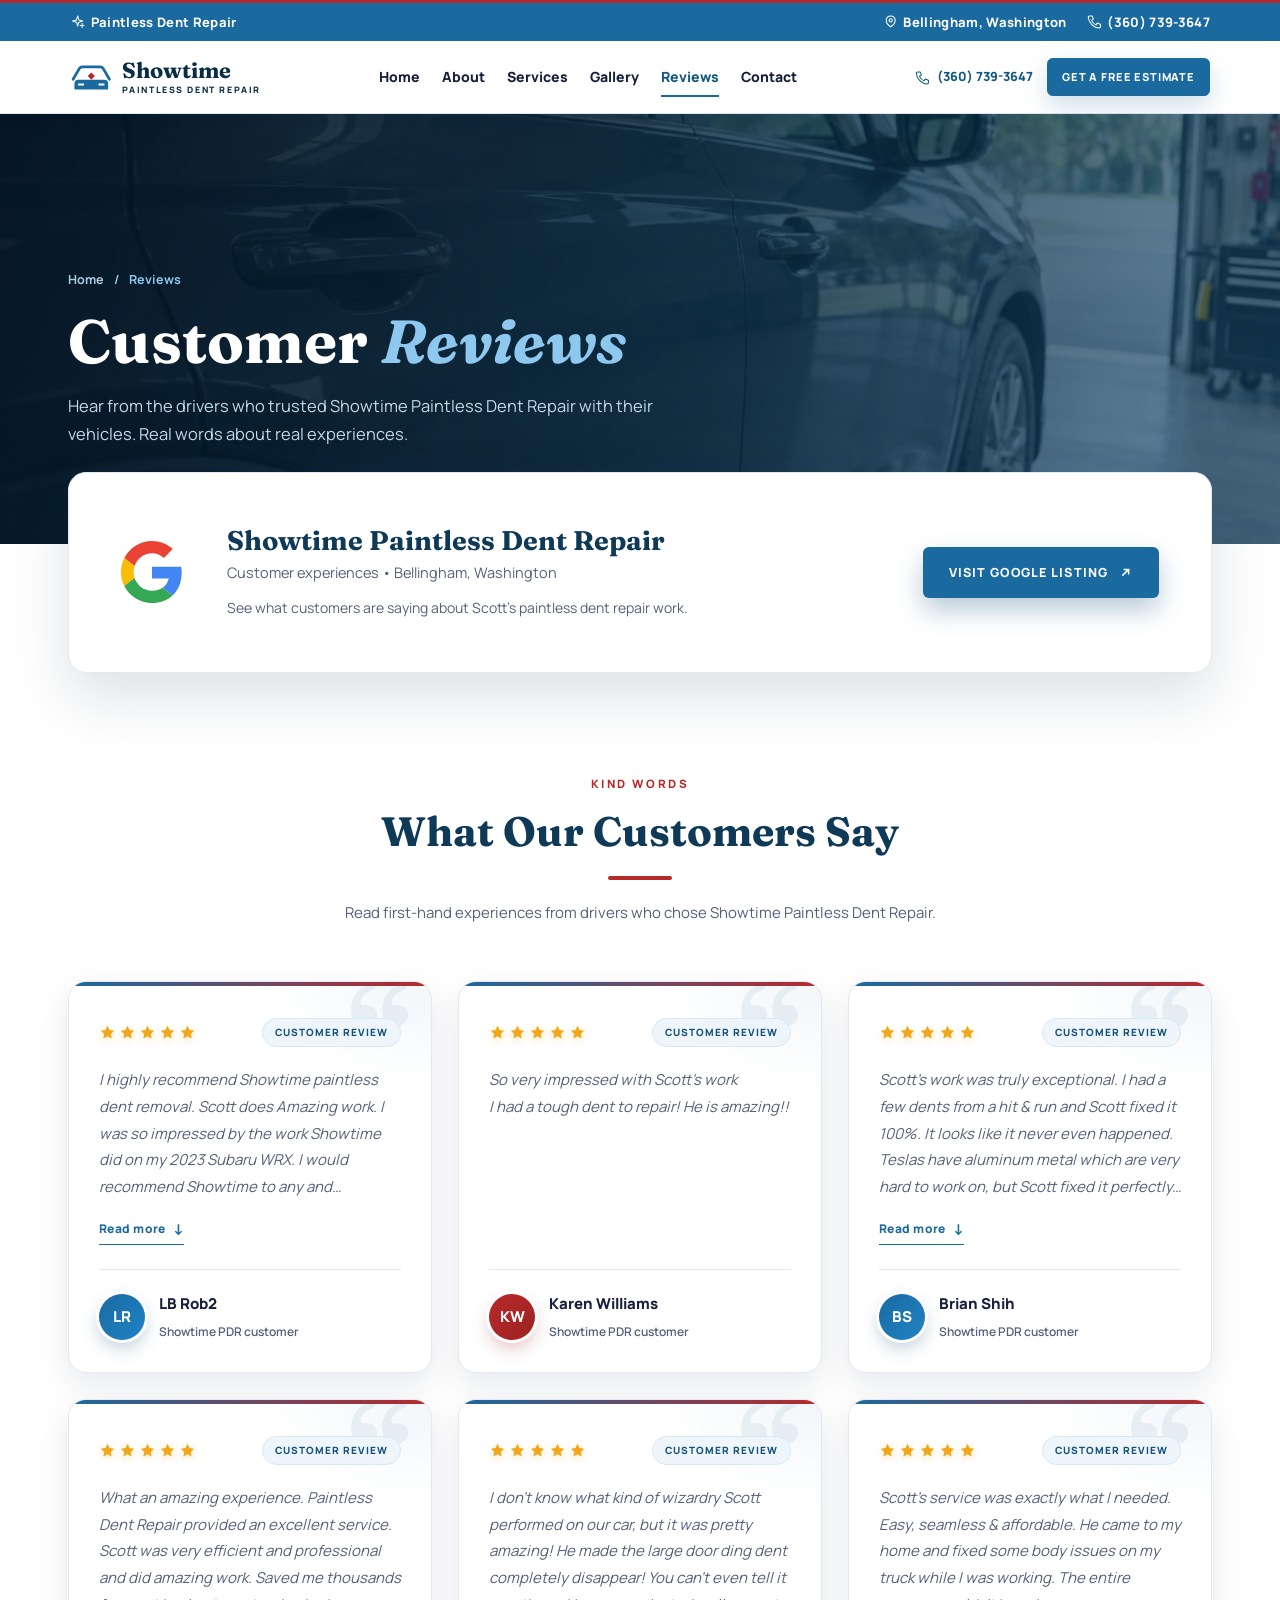
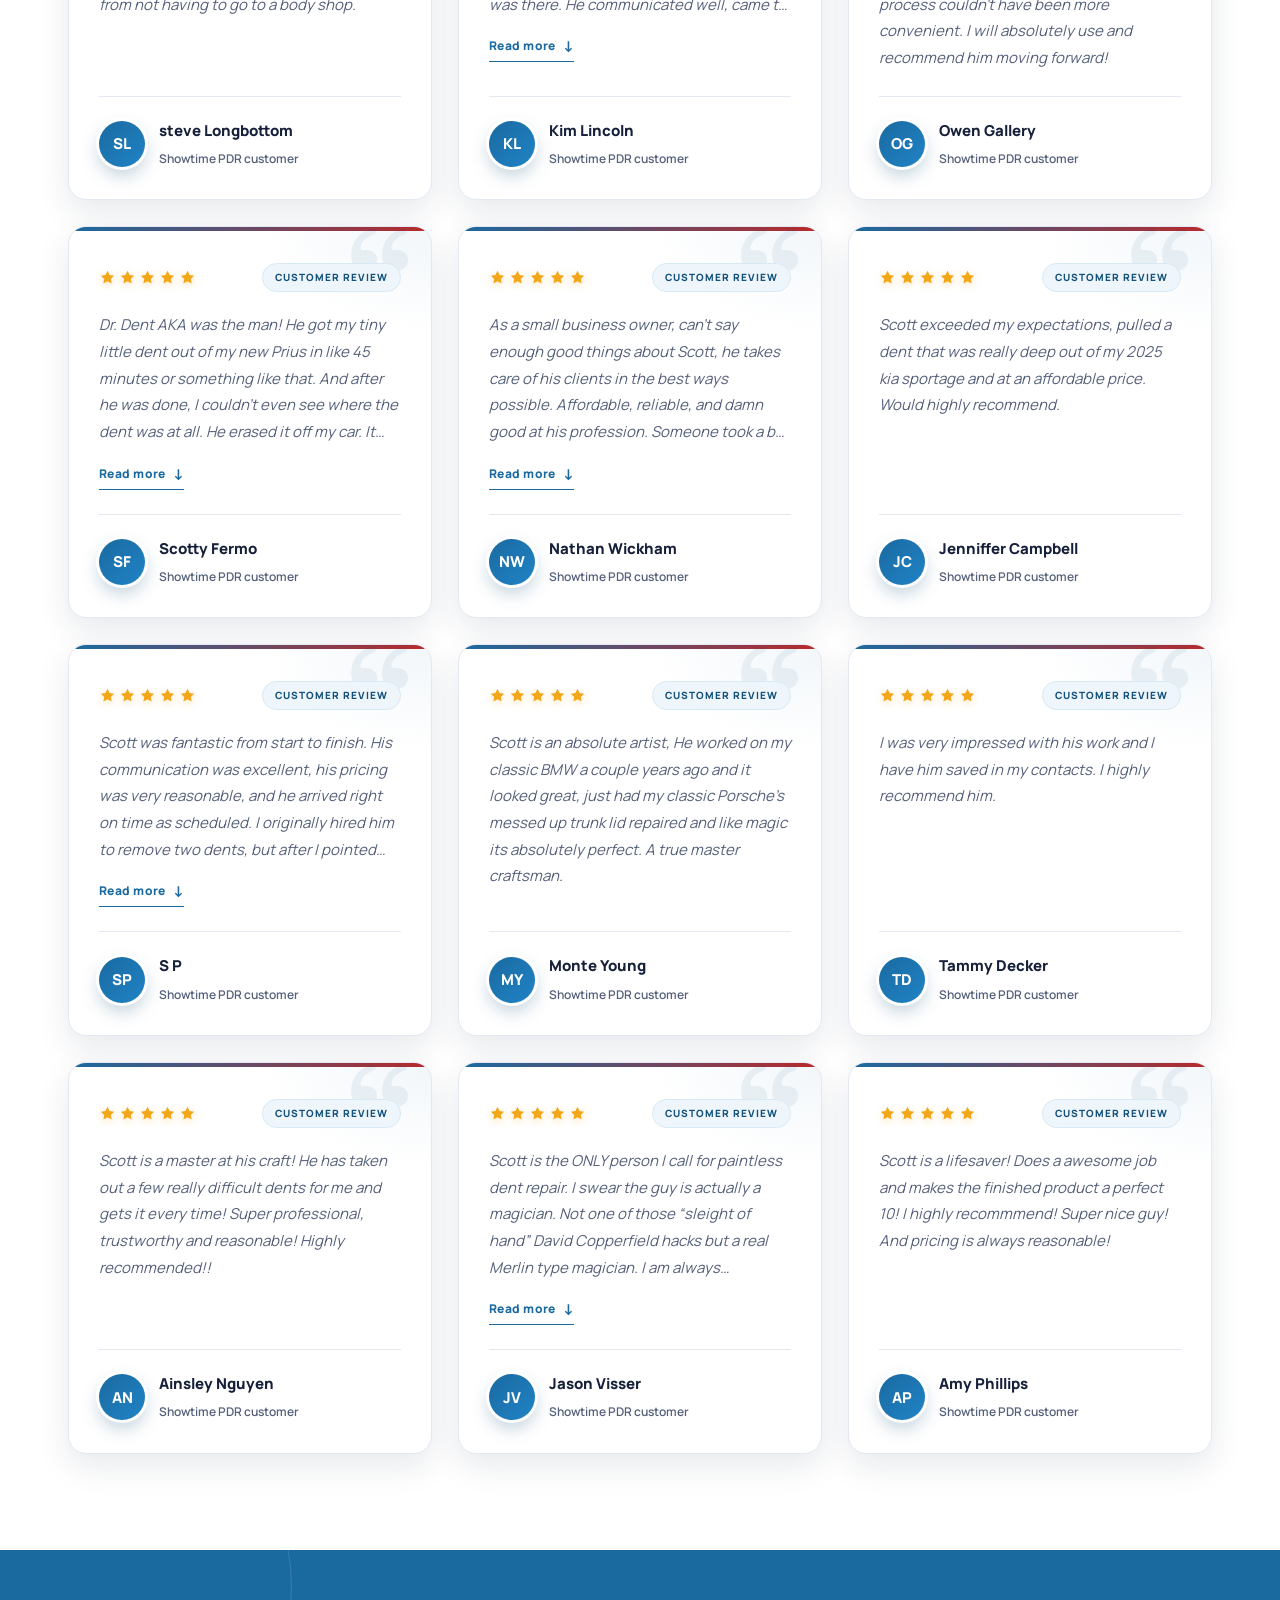
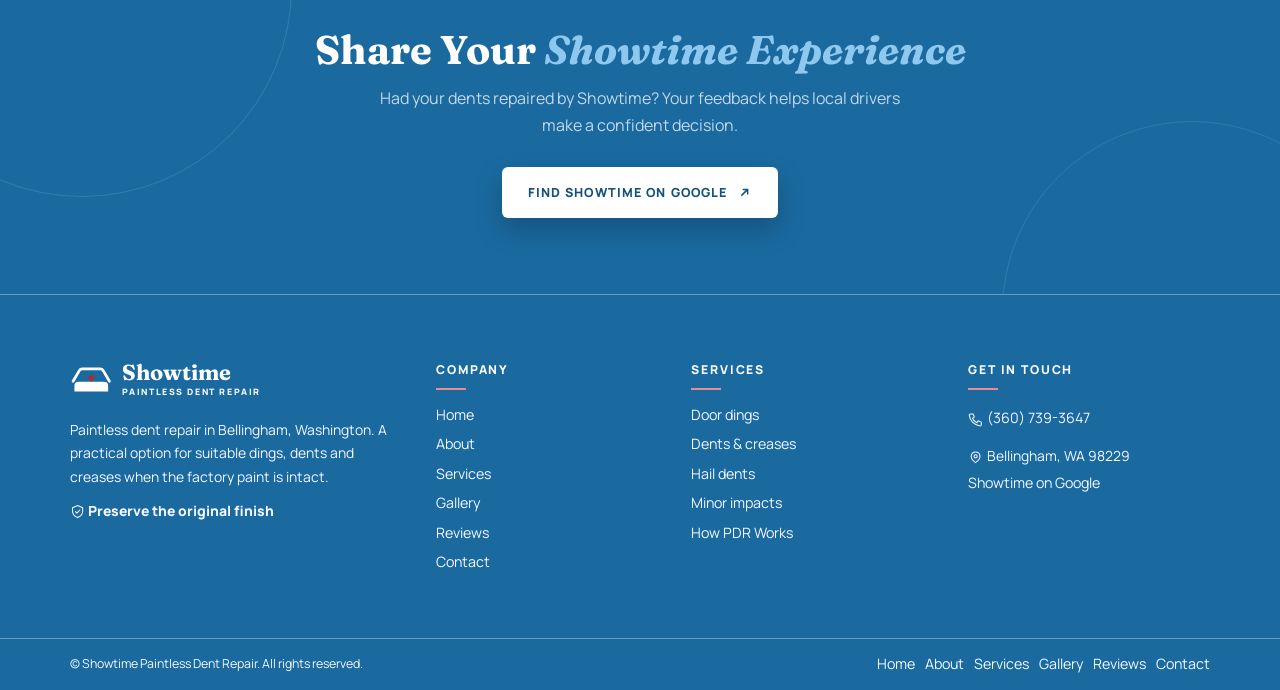
<file: reviews.html>
<!doctype html>
<html lang="en"><head><meta charset="utf-8"><meta name="viewport" content="width=device-width,initial-scale=1">
<meta name="theme-color" content="#1a6aa0"><title>Customer Reviews | Showtime Paintless Dent Repair Bellingham</title><meta name="description" content="Read customer experiences and reviews of Showtime Paintless Dent Repair in Bellingham, WA. See what local drivers say about their dents and dings.">

<meta property="og:type" content="website"><meta property="og:title" content="Customer Reviews | Showtime Paintless Dent Repair"><meta property="og:description" content="Real customer testimonials about paintless dent repair in Bellingham, Washington.">
<link rel="icon" type="image/svg+xml" href="[data-uri]">
<style>
/* Showtime PDR | reference-inspired visual system, written for this project. */
@font-face{font-family:Fraunces;src:url('[data-uri]') format('woff2');font-weight:600 700;font-display:swap}
@font-face{font-family:Fraunces;src:url('[data-uri]') format('woff2');font-weight:600 700;font-style:italic;font-display:swap}
@font-face{font-family:Manrope;src:url('[data-uri]') format('woff2');font-weight:400 800;font-display:swap}
:root{--navy:#092d45;--navy-light:#144e72;--blue:#1a6aa0;--blue-hover:#135783;--red:#a9252a;--brand-red:#b42829;--sky:#a0d2f3;--pale:#e9f3fa;--paper:#f5f7fb;--line:#e0e6ed;--line-strong:#acbbca;--ink:#17203a;--copy:#4d596d;--white:#fff;--shell:1140px;--gutter:clamp(1.25rem,4.7vw,3rem);--section:clamp(3.75rem,7.1vw,6.8rem);--display:Fraunces,Georgia,serif;--text:Manrope,system-ui,sans-serif;--shadow:0 17px 44px #0b365619;--shadow-deep:0 23px 61px #0b365628;--nav-height:4.52rem;--radius:.77rem;color-scheme:light;accent-color:var(--blue)}
*,*::before,*::after{box-sizing:border-box}
html{scroll-behavior:smooth}
body{margin:0;background:var(--white);color:var(--ink);font:400 1rem/1.7 var(--text);-webkit-font-smoothing:antialiased}
body:has(dialog[open]){overflow:hidden}
[hidden]{display:none!important}
h1,h2,h3,p,figure,ul{margin:0}
h1,h2,h3{font-family:var(--display);line-height:1.16;font-weight:700;color:var(--navy)}
h2{font-size:clamp(2rem,3.65vw,2.95rem);letter-spacing:-.026em}
h3{font-size:clamp(1.2rem,2vw,1.55rem);letter-spacing:-.012em}
p{color:var(--copy)}
img{display:block;max-width:100%;height:auto}
a{color:inherit}
button,input,textarea,select{font:inherit}
button{cursor:pointer}
button:disabled{cursor:default}
[id]{scroll-margin-top:calc(var(--nav-height) + 1.25rem)}
:focus-visible{outline:3px solid var(--blue);outline-offset:4px}
:is(.hero,.mast,.topbar,.footer,.review-cta) :focus-visible{outline-color:var(--sky)}
.sr,.skip:not(:focus){position:absolute!important;clip-path:inset(50%);width:1px;height:1px;overflow:hidden;white-space:nowrap}
.skip{position:fixed;z-index:70;top:.5rem;left:.5rem;background:var(--white);padding:.55rem .8rem}
.shell{width:min(calc(100% - 2 * var(--gutter)),var(--shell));margin-inline:auto}
.section{padding-block:var(--section)}
.soft,.dotted,.begin{background-color:var(--paper)}
.dotted,.begin{background-image:radial-gradient(#18517a14 1px,transparent 1px);background-size:26px 26px}
.meet{background-image:linear-gradient(90deg,#e7eef461 1px,transparent 1px),linear-gradient(#e7eef461 1px,transparent 1px);background-size:56px 56px}
.icon{width:1.22rem;height:1.22rem;flex:none;vertical-align:middle}
.label{font:800 .73rem/1.45 var(--text);letter-spacing:.18em;text-transform:uppercase;color:var(--red)}
.section-head{margin-bottom:clamp(1.75rem,4vw,3rem)}
.section-head--center{text-align:center}
.section-head h2{margin-top:.64rem}
.section-head>i{display:block;width:3.8rem;height:3px;margin:.92rem 0 .8rem;border-radius:2rem;background:var(--red)}
.section-head--center>i{margin-inline:auto}
.section-head p:not(.label){max-width:66ch}
.section-head--center p:not(.label){margin-inline:auto}
.section-action,.actions{display:flex;align-items:center;flex-wrap:wrap;gap:.8rem}
.section-action{justify-content:center;margin-top:2.55rem}
.button{display:inline-flex;align-items:center;justify-content:center;gap:.55rem;min-height:3.25rem;padding:.67rem 1.47rem;border:1px solid transparent;border-radius:.36rem;text-align:center;line-height:1.35;text-decoration:none;font-size:.77rem;font-weight:800;letter-spacing:.075em;text-transform:uppercase;transition:color .22s,background-color .22s,border-color .22s,box-shadow .22s,translate .22s}
.button .icon{width:.98rem;height:.98rem}
.button--primary{background:var(--blue);color:var(--white);border-color:var(--blue);box-shadow:0 10px 25px #17659635}
.button--outline{background:transparent;color:var(--blue-hover);border-color:var(--blue)}
.button--ghost{background:#0e344737;color:var(--white);border-color:#ffffffa1}
.button--white{background:var(--white);color:var(--blue-hover);border-color:var(--white)}
.learn{display:inline-flex;align-items:center;gap:.35rem;color:var(--red);font-size:.75rem;font-weight:800;text-decoration:none;letter-spacing:.085em;text-transform:uppercase}
.learn .icon{width:.84rem;height:.84rem}
.control{width:2.9rem;height:2.9rem;display:inline-grid;place-content:center;flex:none;background:var(--white);color:var(--blue-hover);border:1px solid #5a93b9;border-radius:50%;transition:background .2s,color .2s,border-color .2s}
.control .icon{width:1.15rem;height:1.15rem}
.round-icon{display:inline-grid;place-items:center;background:var(--blue);color:var(--white);border-radius:50%;width:2.75rem;height:2.75rem;flex:none;box-shadow:0 8px 23px #1a6aa04d}
.round-icon .icon{width:1.13rem;height:1.13rem}
@media (min-width:876px){
 .button:hover{translate:0 -2px}
 .button--primary:hover{background:var(--blue-hover);border-color:var(--blue-hover)}
 .button--outline:hover,.control:hover{background:var(--blue-hover);color:var(--white);border-color:var(--blue-hover)}
 .button--ghost:hover{background:#ffffff25;color:var(--white);border-color:var(--white)}
 .button--white:hover{background:var(--pale);border-color:var(--pale)}
 .learn:hover{text-decoration:underline;text-underline-offset:.27em}
}
.topbar{background:var(--blue);color:var(--white);border-top:3px solid var(--brand-red);font-size:.8125rem;font-weight:750;letter-spacing:.025em}
.topbar-inner,.topbar-inner div{display:flex;align-items:center;justify-content:space-between;gap:1.25rem}
.topbar-inner{min-height:2.37rem}
.topbar-inner :is(span,a){display:inline-flex;align-items:center;gap:.34rem;text-decoration:none}
.topbar .icon,.header-phone .icon{width:.96rem;height:.96rem}
.header{position:sticky;top:0;z-index:20;background:var(--white);border-bottom:1px solid var(--line);box-shadow:0 3px 17px #0b36560a}
.header-inner{min-height:var(--nav-height);display:flex;align-items:center;justify-content:space-between;gap:1rem}
.brand{display:inline-flex;align-items:center;gap:.57rem;text-decoration:none;line-height:1.08;flex:none;color:var(--navy)}
.brand svg{width:2.66rem;height:2.5rem;flex:none;color:var(--blue)}
.brand strong{display:block;font:700 1.36rem/1.06 var(--display)}
.brand small{display:block;margin-top:.22rem;font-size:.55rem;letter-spacing:.18em;text-transform:uppercase;font-weight:800}
.desktop-nav{display:flex;align-items:center;gap:clamp(.6rem,1.72vw,1.45rem)}
.desktop-nav a{font-size:.875rem;font-weight:800;text-decoration:none;padding:.37rem 0;white-space:nowrap}
.desktop-nav a[aria-current=page]{color:var(--blue-hover);box-shadow:0 2px 0 var(--blue)}
.header-actions{display:flex;align-items:center;gap:.87rem}
.header-actions .button{min-height:2.38rem;padding:.52rem .88rem;font-size:.69rem;white-space:nowrap}
.header-phone{font-size:.79rem;color:var(--blue-hover);font-weight:800;text-decoration:none;white-space:nowrap}
.header-phone .icon{margin-right:.22rem}
.menu-trigger{display:none;border-radius:.4rem}
.menu-trigger>span{height:1.5px;width:1.15rem;background:currentColor;margin-block:2.8px}
.menu{max-width:100%;max-height:none;width:min(440px,100%);height:100%;margin:0 0 0 auto;background:var(--white);border:0;padding:1.15rem var(--gutter);color:var(--navy)}
.menu::backdrop,.lightbox::backdrop{background:#09283ab3}
.menu-head{display:flex;justify-content:space-between;align-items:center;border-bottom:1px solid var(--line);padding-bottom:.75rem;gap:.6rem}
.menu nav{display:grid;margin:.7rem 0 1.2rem}
.menu nav a{font:700 1.3rem/1.4 var(--display);padding:.6rem .15rem;text-decoration:none;border-bottom:1px solid var(--line)}
.menu nav a[aria-current=page]{color:var(--blue)}
.hero{position:relative;isolation:isolate;overflow:hidden;background:#0c2b43;color:var(--white);min-height:clamp(600px,75svh,740px);display:grid;align-items:center;padding-block:3.2rem 6.2rem}
.hero-visuals,.hero-photo,.hero-photo img{position:absolute;inset:0;width:100%;height:100%;pointer-events:none}
.hero-visuals{z-index:-2}
.hero-photo{opacity:0;transition:opacity .6s ease}
.hero-photo.current{opacity:1}
.hero-photo img{object-fit:cover;object-position:59% 54%}
.hero-photo:nth-child(2) img{object-position:58% 52%}
.hero-photo:nth-child(3) img{object-position:54% 58%}
.hero::before{content:"";position:absolute;inset:0;z-index:-1;background:linear-gradient(90deg,#082235f2 0%,#0a293fd6 27%,#0b2c445e 69%,#0a253619 100%),linear-gradient(0deg,#0825388f 0%,transparent 56%)}
.hero-inner{position:relative;display:grid;align-items:center;min-height:300px}
.hero-copy{max-width:min(690px,70vw)}
.hero-copy .label{display:flex;align-items:center;gap:.72rem;color:var(--sky);font-size:.8rem}
.hero-copy .label::before{content:"";width:2.35rem;height:2px;background:#d04c52;flex:none}
.hero h1{margin:.98rem 0 1.35rem;color:var(--white);font-size:clamp(3.3rem,4.72vw,4.55rem);line-height:1.13;letter-spacing:-.027em}
.hero h1 em{color:var(--sky);font-weight:650}
.tag-line{display:flex;flex-wrap:wrap;gap:.2rem .79rem;align-items:center;list-style:none;padding:0;color:var(--navy);font-size:.95rem;font-weight:800}
.tag-line li{display:inline-flex;align-items:center;gap:.72rem}
.tag-line li+li::before{content:"";width:6px;height:6px;display:block;background:var(--brand-red);transform:rotate(45deg);flex:none}
.hero .tag-line{color:#f3f8fc}
.hero .actions{margin-top:1.98rem}
.hero-arrow{position:absolute;top:50%;z-index:2;transform:translateY(-50%);background:#082a424d;border-color:#e9f7ff76;color:var(--white)}
.hero-prev{left:clamp(.55rem,1.65vw,1.6rem)}
.hero-next{right:clamp(.55rem,1.65vw,1.6rem)}
.hero-badge{display:flex;align-items:center;gap:.57rem;position:absolute;right:0;bottom:-.55rem;padding:.73rem .92rem;border:1px solid #d1e0e26e;border-radius:.83rem;background:#092b41a8;color:var(--white);backdrop-filter:blur(8px);font-size:.82rem;line-height:1.45}
.hero-badge .icon{color:var(--sky)}
.hero-badge span span,.hero-badge small,.hero-badge strong{display:block}
.hero-badge small{color:#e1edf5;font-size:.73rem;margin-top:.12rem}
.hero-controls{position:absolute;display:flex;align-items:center;gap:.65rem;right:var(--gutter);bottom:4.5rem;z-index:4}
.hero-controls [role=group]{display:flex;gap:.1rem}
.hero-dot{padding:0;border:0;background:transparent;width:1.35rem;height:2.75rem;display:grid;place-items:center}
.hero-dot::after{content:"";display:block;width:.5rem;height:.5rem;border:1px solid var(--white);border-radius:50%;background:transparent}
.hero-dot[aria-pressed=true]::after{background:var(--white)}
.slide-count{color:var(--white);font-size:.74rem;font-weight:800;white-space:nowrap;text-shadow:0 2px 5px #000}
.hero-toggle{width:2.75rem;height:2.75rem;background:#082a426b;color:var(--white);border-color:#e9f7ff76}
.hero-toggle .icon{width:.9rem;height:.9rem}
.proof-wrap{position:relative;z-index:5;margin-top:-5.02rem}
.proof-card{display:grid;grid-template-columns:repeat(4,minmax(0,1fr));align-items:center;min-height:7.65rem;border:1px solid var(--line);border-radius:.86rem;background:var(--white);box-shadow:var(--shadow-deep);padding:1.14rem .23rem}
.proof-card>div{text-align:center;padding:.35rem .44rem}
.proof-card>div+div{border-left:1px solid var(--line)}
.proof-card strong,.proof-card span{display:block}
.proof-card strong{font:700 clamp(1.45rem,2.55vw,2.14rem)/1.13 var(--display);color:var(--navy-light);letter-spacing:-.025em}
.proof-card sup{vertical-align:super;color:var(--red);font-size:.42em}
.proof-card span{margin-top:.47rem;font-size:.68rem;font-weight:800;letter-spacing:.12em;text-transform:uppercase;color:var(--copy)}
.intro{padding-top:clamp(3.2rem,6.6vw,5.9rem)}
.intro-grid,.meet-grid,.contact-grid,.service-detail,.method-grid{display:grid;grid-template-columns:minmax(0,1.04fr) minmax(0,.96fr);align-items:center;gap:clamp(1.65rem,5vw,4.35rem)}
.intro-copy h2,.meet h2,.contact-copy h2{margin:.62rem 0 .93rem}
.intro-copy p:not(.label),.meet p:not(.label){margin-top:.75rem;font-size:1.04rem}
.intro-copy .tag-line{margin-top:1.1rem}
.intro-copy .actions{margin-top:1.4rem}
.why-panel{position:relative;overflow:hidden;border:1px solid #dce4ec;border-radius:.9rem;padding:clamp(1.16rem,3vw,2.4rem);background:linear-gradient(125deg,#eaf2fc,#eff2f9);box-shadow:var(--shadow)}
.why-panel::before,.review-card::before{content:"";position:absolute;inset:0 0 auto;height:4px;background:linear-gradient(90deg,var(--blue),var(--brand-red))}
.why-panel h3{font-size:clamp(1.22rem,2.04vw,1.61rem);margin-bottom:.97rem}
.why-panel ul{list-style:none;padding:0}
.why-panel li{display:flex;align-items:flex-start;gap:.8rem;padding:.72rem 0}
.why-panel li+li{border-top:1px dashed #c8d3e0}
.why-panel strong{font-weight:800}
.why-panel li p{font-size:.93rem;margin-top:.15rem;line-height:1.55}
.service-grid{display:grid;grid-template-columns:repeat(4,minmax(0,1fr));gap:clamp(.8rem,2vw,1.5rem)}
.service-card,.review-card,.process-card,.gallery-card,.form-card{background:var(--white);border:1px solid var(--line);border-radius:var(--radius);box-shadow:var(--shadow)}
.service-card{display:flex;flex-direction:column;overflow:hidden}
.service-media{aspect-ratio:1.52;background:var(--pale);overflow:hidden}
.service-media img,.detail-image img{width:100%;height:100%;object-fit:cover;transition:scale .26s}
.hail-visual,.hail-visual svg{position:relative;width:100%;height:100%}
.hail-visual svg{display:block;object-fit:cover}
.hail-visual span{position:absolute;right:.55rem;bottom:.52rem;background:#fffffff0;padding:.25rem .39rem;border-radius:.22rem;color:var(--navy);font-size:.65rem;font-weight:800}
.service-body{flex:1;display:flex;flex-direction:column;align-items:center;text-align:center;padding:0 .95rem 1.43rem}
.service-body .round-icon{margin-top:-1.52rem;position:relative;width:3rem;height:3rem;border:3px solid var(--white);box-shadow:0 7px 16px #1a6aa04d}
.service-body h3{margin:.6rem 0 .52rem}
.service-body p{font-size:.9rem;line-height:1.62;margin-bottom:1.07rem}
.service-body .learn{margin-top:auto}
.review-grid,.process-grid{display:grid;grid-template-columns:repeat(3,minmax(0,1fr));gap:clamp(.92rem,2.1vw,1.6rem)}
.review-card,.process-card{position:relative;overflow:hidden;display:flex;flex-direction:column;align-items:flex-start;min-width:0;padding:clamp(1.12rem,2.5vw,1.85rem)}
.review-card h3,.process-card h3{margin:.85rem 0 .58rem}
.review-card p,.process-card p{font-size:.95rem;margin-bottom:1rem}
.review-card .learn{margin-top:auto}
.meet-grid{grid-template-columns:minmax(0,.88fr) minmax(0,1.12fr)}
.meet-media{position:relative}
.meet-media::after{content:"";position:absolute;z-index:-1;inset:1rem -1rem -1rem 1rem;border:2px solid var(--blue);border-radius:.85rem}
.meet-media img{width:100%;aspect-ratio:1.14;object-fit:cover;border-radius:.85rem;box-shadow:var(--shadow-deep)}
.meet-media figcaption{position:absolute;left:1rem;bottom:1rem;background:var(--blue);color:var(--white);border:1px solid #ffffffe0;padding:.58rem .8rem;border-radius:.43rem;box-shadow:var(--shadow)}
.meet-media figcaption strong,.meet-media figcaption small{display:block}
.meet-media figcaption strong{font:700 1.2rem/1.12 var(--display)}
.meet-media figcaption small{font-weight:750;font-size:.66rem;margin-top:.21rem;letter-spacing:.09em;text-transform:uppercase}
.meet p.meet-location{color:var(--red);font-size:.78rem;font-weight:800;letter-spacing:.08em;text-transform:uppercase}
.check-grid{display:grid;grid-template-columns:repeat(2,minmax(0,1fr));gap:.5rem .69rem;list-style:none;padding:0;margin:1.12rem 0}
.check-grid li{display:flex;align-items:start;gap:.35rem;color:var(--navy);font-size:.95rem;font-weight:750}
.check-grid .icon{color:var(--blue);width:1.04rem;height:1.04rem;margin-top:.29rem}
.step-number{position:absolute;top:1.18rem;right:1.35rem;font:700 2.4rem/.95 var(--display);color:#b0c9dd}
.process-card small{display:flex;align-items:center;gap:.35rem;margin-top:auto;color:var(--blue-hover);font-size:.76rem;font-weight:800}
.process-card small .icon{width:.9rem;height:.9rem}
.contact-sec{position:relative;isolation:isolate;overflow:hidden;background:linear-gradient(135deg,#092d45,#14547e);color:var(--white)}
.contact-sec::before,.review-cta::before{content:"";position:absolute;z-index:-1;width:29rem;height:29rem;border:1px solid #ffffff34;border-radius:50%;right:-8rem;top:-13rem;pointer-events:none}
.contact-grid{grid-template-columns:minmax(0,.94fr) minmax(0,1.06fr);align-items:start}
.contact-copy h2{color:var(--white);font-size:clamp(2.2rem,4vw,3.38rem)}
.contact-copy>.label{color:var(--sky)}
.contact-copy>p:not(.label),.contact-list li div>span{color:#e0ebf4}
.contact-list{list-style:none;padding:0;margin:1.35rem 0}
.contact-list li{display:flex;align-items:center;gap:.7rem;margin-bottom:.7rem}
.contact-list li div>*{display:block}
.contact-list li strong{font-size:.91rem}
.contact-list li a,.contact-list li div>span{font-size:.9rem}
.contact-list li a{color:var(--white);text-underline-offset:.22em}
.form-card{color:var(--ink);padding:clamp(1.15rem,3.2vw,2.3rem)}
.form-card h3{font-size:clamp(1.5rem,3vw,2.4rem);margin-bottom:.47rem}
.form-card>p{margin-bottom:.85rem;font-size:.93rem}
.form-notice,.form-status{padding:.63rem .73rem;border-radius:.36rem;background:var(--pale);border-left:3px solid var(--blue);color:var(--navy);font-size:.86rem}
.form-status{margin-top:.65rem}
.form-grid{display:grid;grid-template-columns:repeat(2,minmax(0,1fr));gap:.76rem}
.form-grid label,.uploads label{display:grid;gap:.22rem;min-width:0;font-size:.81rem;font-weight:800}
.form-grid .wide{grid-column:1/-1}
.form-grid :is(input,select,textarea){min-height:45px;width:100%;min-width:0;padding:.52rem .58rem;border:1px solid var(--line-strong);border-radius:.34rem;background:#f8fafc;color:var(--ink);font-size:1rem;font-weight:500}
.form-grid textarea{resize:vertical}
.uploads{padding:.62rem .05rem;margin:.35rem 0 .68rem}
.uploads summary{font-size:.91rem;font-weight:800;color:var(--blue-hover);cursor:pointer}
.uploads p{font-size:.85rem;margin-top:.45rem}
.uploads input{min-width:0;width:100%;font-size:.82rem}
.uploads label{margin-top:.45rem}
.uploads input::file-selector-button{border:1px solid var(--line-strong);background:var(--paper);color:var(--ink);border-radius:.3rem;padding:.38rem}
.review-cta{position:relative;isolation:isolate;overflow:hidden;text-align:center;padding-block:clamp(2.75rem,5.7vw,4.85rem);background:var(--blue);color:var(--white)}
.review-cta h2,.review-cta p{color:var(--white)}
.review-cta p{margin:.7rem auto 1.1rem;max-width:55ch}
.footer{background:var(--blue);color:#f4f9ff;border-top:1px solid #ffffff57}
.footer-grid{padding-block:clamp(2.2rem,5vw,4rem);display:grid;grid-template-columns:1.32fr .86fr .95fr 1fr;gap:clamp(1rem,3.7vw,3rem)}
.footer .brand,.footer .brand svg{color:var(--white)}
.footer p,.footer a:not(.brand){color:#f4f9ff}
.footer-grid p{font-size:.87rem;margin-top:.63rem}
.foot-badge{font-weight:800}
.foot-badge .icon,.foot-link .icon,.footer-grid p .icon{width:.95rem;height:.95rem}
.footer-grid h2{font-family:var(--text);font-size:.76rem;font-weight:800;letter-spacing:.15em;text-transform:uppercase;color:var(--white);margin:.22rem 0 .82rem}
.footer-grid h2::after{content:"";width:1.85rem;height:2px;background:#e98c90;display:block;margin-top:.66rem}
.footer-grid nav{display:grid;gap:.33rem}
.footer a:not(.brand){font-size:.89rem;text-decoration:none}
.foot-link{display:inline-block;margin:.22rem 0}
.footer-base{border-top:1px solid #ffffff55}
.footer-base .shell{padding-block:.83rem;display:flex;justify-content:space-between;gap:.8rem;align-items:center}
.footer-base p,.footer-base nav a{font-size:.77rem}
.footer-base nav{display:flex;flex-wrap:wrap;gap:.3rem .61rem}
.back-top{position:fixed;right:clamp(.8rem,2vw,1.55rem);bottom:clamp(.85rem,2vw,1.5rem);z-index:10;display:grid;place-items:center;width:2.9rem;height:2.9rem;border-radius:50%;border:1px solid #c7dfef;background:var(--blue);color:var(--white);box-shadow:var(--shadow)}
@media (min-width:876px){
 .desktop-nav a:hover{color:var(--blue-hover)}
 .service-card:hover img,.work-card:hover img{scale:1.045}
 .footer a:not(.brand):hover,.topbar a:hover{text-decoration:underline;text-underline-offset:.2em}
}
@media(max-width:1100px){.header-phone{display:none}.hero-inner{padding-inline:.8rem}}
@media(max-width:875px){
 :root{--nav-height:4.1rem}
 .desktop-nav{display:none}
 .menu-trigger{display:inline-grid}
 body:not(.js-ready) .desktop-nav{display:flex;flex-wrap:wrap;gap:.3rem .72rem}
 body:not(.js-ready) .menu-trigger{display:none}
 .hero{min-height:570px;padding-block:2.75rem 5.7rem}
 .hero-copy{max-width:min(610px,84vw)}
 .hero h1{font-size:clamp(2.78rem,6.2vw,3.85rem)}
 .hero-badge{display:none}
 .hero-controls{bottom:4.63rem}
 .hero-arrow{top:auto;bottom:5.4rem;transform:none}
 .hero-next{left:4rem;right:auto}
 .hero-prev{left:var(--gutter)}
 .intro-grid,.meet-grid,.contact-grid,.method-grid{grid-template-columns:1fr}
 .meet-media{max-width:590px}
 .service-grid{grid-template-columns:repeat(2,minmax(0,1fr))}
 .work-track{grid-auto-columns:calc((100% - 2rem)/2.1)}
 .gallery-grid{grid-template-columns:repeat(2,minmax(0,1fr))}
 .footer-grid{gap:1.2rem;grid-template-columns:repeat(2,minmax(0,1fr))}
}
@media(max-width:570px){
 :root{--gutter:1.14rem}
 .topbar-inner{min-height:2.05rem;font-size:.69rem;gap:.3rem}
 .topbar-inner div{gap:.25rem}
 .topbar-inner div span{display:none}
 .topbar .icon{width:.81rem;height:.81rem}
 .header-inner{gap:.46rem}
 .header-actions{gap:.42rem}
 .header-actions>.button{min-height:2.45rem;max-width:7.4rem;font-size:.61rem;padding:.38rem .48rem;white-space:normal}
 .brand{gap:.38rem}
 .brand svg{width:2.03rem;height:2rem}
 .brand strong{font-size:1.18rem}
 .brand small{font-size:.45rem;letter-spacing:.085em}
 body:not(.js-ready) .header-inner{flex-wrap:wrap;padding-block:.46rem}
 .menu-trigger{width:2.75rem;height:2.75rem}
 .hero{min-height:590px;padding-block:2.65rem 6rem}
 .hero-inner{padding-inline:0}
 .hero-copy{max-width:100%}
 .hero-copy .label{font-size:.68rem;letter-spacing:.12em;gap:.4rem}
 .hero-copy .label::before{width:1.2rem}
 .hero h1{font-size:clamp(2.42rem,8.8vw,3.23rem);margin:.66rem 0 1.06rem}
 .hero::before{background:linear-gradient(90deg,#082235ed,#0a293f93),linear-gradient(0deg,#082538aa,transparent 57%)}
 .hero .actions{margin-top:1.18rem;gap:.48rem}
 .hero .button{font-size:.69rem;min-height:2.9rem;padding-inline:.75rem}
 .hero .tag-line{font-size:.83rem;gap:.19rem .46rem}
 .tag-line li{gap:.42rem}
 .tag-line li+li::before{width:5px;height:5px}
 .hero-arrow{width:2.75rem;height:2.75rem;bottom:5rem}
 .hero-next{left:calc(var(--gutter) + 3.21rem)}
 .hero-controls{bottom:5rem;gap:.3rem}
 .hero-dot{width:1.1rem}
 .proof-wrap{margin-top:-3.15rem}
 .proof-card{grid-template-columns:repeat(2,minmax(0,1fr));padding:.29rem .28rem;min-height:0}
 .proof-card>div{padding:.62rem .32rem}
 .proof-card>div:nth-child(3){border-left:0}
 .proof-card>div:nth-child(n+3){border-top:1px solid var(--line)}
 .proof-card span{font-size:.61rem;margin-top:.27rem}
 .section-head--center p:not(.label){max-width:100%}
 .section-action{margin-top:1.65rem}
 .service-grid,.work-track{gap:.63rem}
 .service-body{padding:0 .63rem 1.03rem}
 .service-body p{font-size:.86rem}
 .service-body h3{font-size:1.14rem}
 .service-body .round-icon{width:2.67rem;height:2.67rem;margin-top:-1.34rem}
 .work-track{grid-auto-columns:84%}
 .work-controls{gap:.33rem;margin-bottom:1.42rem}
 .work-controls .control{width:2.75rem;height:2.75rem}
 .review-grid,.process-grid,.gallery-grid,.service-detail,.form-grid{grid-template-columns:1fr}
 .service-detail:nth-child(even) .detail-image{order:0}
 .footer-base .shell,.end-cta .shell{display:grid}
 .end-cta .actions{flex:auto}
 .reflection-controls{flex-wrap:wrap}
 .reflection-controls label{flex-basis:100%}
 .contact-grid .form-card{grid-row:2}
}
@media(max-width:350px){.header-actions>.button{display:none}}
/* Motion intentionally enabled for this client-requested animated edition. */
@media(min-width:876px){.hero-controls{bottom:5.25rem}}
@media(max-width:400px){.topbar-inner>:first-child{letter-spacing:0}}

/* Client-supplied Recent Work comparison component */
#results .gal-grid{display:grid;gap:22px}
@media(min-width:640px){#results .gal-grid{grid-template-columns:1fr 1fr}}
@media(min-width:1020px){#results .gal-grid{grid-template-columns:repeat(3,1fr)}}
#results .gcard{position:relative;border-radius:8px;overflow:hidden;border:1px solid var(--line);background:var(--stone);box-shadow:0 8px 26px rgba(20,23,27,.08)}
#results .gcard .ba{position:relative;aspect-ratio:4/3;overflow:hidden}
#results .gcard .ba img{position:absolute;inset:0;width:100%;height:100%;object-fit:cover;transition:transform .8s var(--ease)}
@media (min-width:876px){#results .gcard:hover .ba img{transform:scale(1.045)}}
#results .gcard .ba .aft{clip-path:inset(0 0 0 var(--pos,50%))}
#results .gcard .bar{position:absolute;top:0;bottom:0;left:var(--pos,50%);width:1.5px;background:#fff;box-shadow:0 0 14px rgba(0,0,0,.45);z-index:2;pointer-events:none}
#results .gcard .knob{position:absolute;top:50%;left:var(--pos,50%);transform:translate(-50%,-50%);width:44px;height:44px;border-radius:50%;background:rgba(11,13,16,.55);-webkit-backdrop-filter:blur(4px);backdrop-filter:blur(4px);border:1.5px solid var(--gold);color:var(--gold);display:grid;place-items:center;z-index:2;pointer-events:none}
#results .gcard .knob svg{width:18px;height:18px}
#results .gcard input[type=range]{position:absolute;inset:0;z-index:3;width:100%;height:100%;opacity:0;cursor:ew-resize;margin:0;-webkit-appearance:none;appearance:none}
#results .gcard input[type=range]::-webkit-slider-thumb{-webkit-appearance:none;width:48px;height:48px}
#results .gcard input[type=range]::-moz-range-thumb{width:48px;height:48px;border:0;background:transparent}
#results .gcard .ba:has(input:focus-visible) .knob{outline:2px solid var(--gold);outline-offset:3px}
#results .gcard .tagchip{position:absolute;top:12px;z-index:2;font:800 10px/1 var(--font-body);letter-spacing:.16em;text-transform:uppercase;color:var(--ivory);background:rgba(11,13,16,.66);padding:6px 9px;border-radius:4px;pointer-events:none}
#results .gcard .tb{left:12px}#results .gcard .ta{right:12px;background:rgba(154,116,36,.9);color:#fff}
#results .gcap{position:relative;z-index:2;display:flex;align-items:center;justify-content:space-between;gap:12px;padding:14px 16px;background:var(--white);border-top:1px solid var(--line)}
#results .gcap b{font:800 13.5px/1.3 var(--font-body);color:var(--ink)}
#results .gcap small{display:block;font:600 11.5px/1.4 var(--font-body);color:var(--slate)}
#results .gcap .pill{font:800 10px/1 var(--font-body);letter-spacing:.14em;text-transform:uppercase;color:var(--gold-ink);border:1px solid rgba(154,116,36,.45);border-radius:999px;padding:6px 10px;white-space:nowrap}
#results{--line:#e2ddd2;--stone:#efebe2;--ink:#14171b;--ivory:#f3efe6;--slate:#4a5360;--gold:#c9a24b;--gold-deep:#9a7424;--gold-ink:#7e5e1d;--font-body:var(--text);--ease:cubic-bezier(.2,.7,.3,1);background:#ffffff}
#results .sec-head{margin-bottom:clamp(1.7rem,4vw,2.95rem)}
#results .eyebrow{color:var(--red);font-size:.73rem;line-height:1.45;font-weight:800;letter-spacing:.18em;text-transform:uppercase}
#results .sec-head h2{margin:.58rem 0 .74rem}
#results .sec-head h2 em{color:var(--gold-ink);font-weight:600}
#results .sec-head .lead{max-width:62ch}
#results .gcard{min-width:0}
#results .gcard .ba img{user-select:none}
#results .gcard input[type=range]{touch-action:pan-y}
#results .gcard .ba:has(input:focus-visible){outline:3px solid var(--gold-ink);outline-offset:-3px}
#results .gcap b{display:block}
#results .gcap small{margin-top:.18rem}
#results .comparison-note{margin-top:1rem;font-size:.88rem;color:var(--slate)}
@media(max-width:360px){#results .gcap{gap:.5rem;padding-inline:.65rem}#results .gcap .pill{padding-inline:.43rem;letter-spacing:.09em}}

</style>
<script type="application/ld+json">{"@context": "https://schema.org", "@type": "AutoBodyShop", "name": "Showtime Paintless Dent Repair", "telephone": "+13607393647", "areaServed": {"@type": "City", "name": "Bellingham, Washington"}, "sameAs": ["https://share.google/eblBlUYyeA6EmyByU"]}</script><style id="showtime-restored-motion">

/* === Motion restoration: keyframes copied from client-provided animations.zip === */
:root{--showtime-ease:cubic-bezier(.2,.7,.3,1);--showtime-soft:cubic-bezier(.19,1,.22,1)}
@keyframes fscHeaderDrop{from{transform:translateY(-100%)}to{transform:translateY(0)}}
@keyframes fscNavLinkIn{to{opacity:1;transform:none}}
@keyframes fshHeroKB{from{transform:scale(1.06)}to{transform:scale(1)}}
@keyframes fshHeroRise{from{opacity:0;transform:translateY(28px)}to{opacity:1;transform:none}}
@keyframes fshRevealIn{from{opacity:0;transform:translateY(30px)}to{opacity:1;transform:translateY(0)}}
@keyframes fshWhyFlow{0%{background-position:0% 50%}50%{background-position:100% 50%}100%{background-position:0% 50%}}
@keyframes fshWhyBorder{0%,100%{border-color:var(--line)}30%{border-color:#ddd0ac}65%{border-color:#e7dcbc}}
@keyframes fshWhyBar{0%{background-position:0 0}100%{background-position:300% 0}}
@keyframes fshPageIn{from{opacity:0;transform:translateY(12px)}to{opacity:1;transform:none}}
/* The reference's 7-second Ken Burns treatment is restarted on each active hero photo. */
.hero-photo img{transform:scale(1.06);will-change:transform}
.hero-photo.current img{animation:fshHeroKB 7s var(--showtime-ease) both}
.hero-photo:not(.current) img{animation:none}
/* Same staggered text rise as the attached hero, including slide changes. */
.hero-copy.showtime-hero-enter>*{animation:fshHeroRise .9s var(--showtime-ease) both}
.hero-copy.showtime-hero-enter>*:nth-child(2){animation-delay:.12s}
.hero-copy.showtime-hero-enter>*:nth-child(3){animation-delay:.24s}
.hero-copy.showtime-hero-enter>*:nth-child(4){animation-delay:.36s}
/* Reference's scroll-triggered 30px reveal; cleanup in JS restores hover transforms. */
.showtime-motion-ready .showtime-reveal:not(.showtime-visible){opacity:0;transform:translateY(30px)}
.showtime-motion-ready .showtime-reveal.showtime-visible{animation:fshRevealIn .9s var(--showtime-ease) both;animation-delay:var(--showtime-delay,0ms)}
/* Sticky header drops gently into view when the utility strip scrolls away. */
.header{transition:box-shadow .5s var(--showtime-soft)}
.header.showtime-stuck{animation:fscHeaderDrop .38s var(--showtime-soft);box-shadow:0 10px 30px rgba(20,23,27,.10)}
/* Mobile drawer links cascade into view, as in the attached example. */
.menu[open] nav a{opacity:0;transform:translateY(14px);animation:fscNavLinkIn .6s var(--showtime-soft) forwards}
.menu[open] nav a:nth-child(2){animation-delay:.08s}
.menu[open] nav a:nth-child(3){animation-delay:.14s}
.menu[open] nav a:nth-child(4){animation-delay:.20s}
.menu[open] nav a:nth-child(5){animation-delay:.26s}
.menu[open] nav a:nth-child(6){animation-delay:.32s}
/* Reference's flowing gradient and traveling hairline, recolored to Showtime's existing blue. */
.why-panel{background:linear-gradient(115deg,#eaf2fc 0%,#e7f2fb 28%,#f4f9fd 58%,#e9f0fa 100%);background-size:300% 300%;animation:fshWhyFlow 14s ease-in-out infinite,fshWhyBorder 14s ease-in-out infinite}
.why-panel::before{content:"";position:absolute;inset:0 0 auto;height:4px;pointer-events:none;background:linear-gradient(90deg,#1a6aa0,#7db8df,#1a6aa0,#7db8df,#1a6aa0);background-size:300% 100%;animation:fshWhyBar 8s linear infinite}
/* Same lift, zoom and shadow response as the reference's service and gallery cards. */
.service-card,.review-card,.process-card,#results .gcard{transition:transform .35s var(--showtime-ease),box-shadow .35s ease,border-color .35s ease}
.service-media img{transition:transform .8s var(--showtime-ease),scale .8s var(--showtime-ease)}
.meet-media::after{transition:transform .55s var(--showtime-ease),border-color .45s ease}
.meet-media img{transition:transform .8s var(--showtime-ease)}
.button{transition:transform .25s ease,translate .25s ease,box-shadow .25s ease,background-color .25s ease,color .25s ease,border-color .25s ease}
.desktop-nav a{position:relative;transition:color .25s ease}
.desktop-nav a::after{content:"";position:absolute;left:0;right:0;bottom:0;height:2px;background:var(--blue);transform:scaleX(0);transform-origin:left;transition:transform .4s var(--showtime-soft)}
.showtime-gallery-cta{display:flex;justify-content:center;margin-top:clamp(1.5rem,3vw,2.3rem)}
@media (min-width:876px){
  .service-card:hover{transform:translateY(-8px);box-shadow:0 28px 60px rgba(20,23,27,.16)}
  .service-card:hover .service-media img{scale:1;transform:scale(1.08)}
  #results .gcard:hover{transform:translateY(-6px);box-shadow:0 28px 60px rgba(20,23,27,.16)}
  .review-card:hover{transform:translateY(-10px);box-shadow:0 30px 70px rgba(20,23,27,.18);border-color:rgba(26,106,160,.35)}
  .process-card:hover{transform:translateY(-6px);box-shadow:0 22px 48px rgba(20,23,27,.14)}
  .meet-media:hover::after{transform:translate(8px,8px)}
  .meet-media:hover img{transform:scale(1.025)}
  .button:hover{translate:0 -2px;box-shadow:0 14px 30px rgba(26,106,160,.20)}
  .desktop-nav a:hover::after,.desktop-nav a:focus-visible::after{transform:scaleX(1)}
}
/* Maintain the existing layout and allow comparison controls to stay fully interactive. */
#results .gcard .ba img{will-change:transform}

</style>
<style id="showtime-gallery-page">
html,body{overflow-x:clip}
#showtime-gallery{
  --blue-950:#072a41; --blue-900:#0e3a58; --blue-800:#14527b;
  --blue-700:#1a6aa0; --blue-600:#2083c6; --blue-100:#d6e9f5; --blue-50:#eff6fb;
  --sky:#8fc8ef; --red-600:#b8292a; --red-700:#9c2223;
  --ink:#17203a; --slate:#55607a; --line:#e4e8f2; --soft:#f6f8fc; --white:#fff;
  --shadow-lg:0 24px 60px rgba(7,42,65,.14);
  --shadow-md:0 12px 32px rgba(7,42,65,.10);
  --font-display:"Fraunces",Georgia,serif;
  --font-body:"Manrope",Segoe UI,sans-serif;
  --ease:cubic-bezier(.2,.7,.3,1);
  display:block;width:100%;max-width:100%;overflow-x:clip;position:relative;
  font-family:var(--font-body);font-size:16px;line-height:1.7;color:var(--ink);
  background:var(--white);text-align:left;-webkit-font-smoothing:antialiased;
}
#showtime-gallery *,#showtime-gallery *::before,#showtime-gallery *::after{box-sizing:border-box;margin:0;padding:0}
#showtime-gallery h1,#showtime-gallery h2,#showtime-gallery h3,#showtime-gallery h4{font-family:var(--font-display);line-height:1.18;font-weight:700;color:inherit;text-transform:none;letter-spacing:normal;margin:0;background:none;border:none}
#showtime-gallery p{margin:0}
#showtime-gallery ul{list-style:none;margin:0;padding:0}
#showtime-gallery a{text-decoration:none;color:inherit;box-shadow:none;background:none}
#showtime-gallery img{max-width:100%;border:0;display:block}
#showtime-gallery figure{margin:0}
#showtime-gallery button{font-family:var(--font-body);cursor:pointer;border:none;background:none;color:inherit}
#showtime-gallery svg{display:inline-block;vertical-align:middle}
#showtime-gallery .fs-container{max-width:1200px;width:100%;margin:0 auto;padding:0 28px}
/* buttons */
#showtime-gallery .btn{display:inline-flex;align-items:center;justify-content:center;gap:10px;font-weight:800;letter-spacing:.09em;text-transform:uppercase;font-size:12.5px;padding:15px 26px;border-radius:6px;border:none;cursor:pointer;transition:transform .35s var(--ease) !important,box-shadow .35s var(--ease) !important,background .35s ease !important,color .35s ease !important,border-color .35s ease !important}
#showtime-gallery .btn svg{width:15px;height:15px;flex:none}
#showtime-gallery .btn-primary{background:var(--blue-700);color:#fff;box-shadow:0 12px 26px rgba(20,82,123,.30)}
#showtime-gallery .btn-primary:hover{background:var(--blue-600);color:#fff;transform:translateY(-2px);box-shadow:0 16px 34px rgba(20,82,123,.38)}
#showtime-gallery .btn-ghost{background:transparent;border:1.5px solid rgba(255,255,255,.55);color:#fff}
#showtime-gallery .btn-ghost:hover{background:rgba(255,255,255,.12);border-color:#fff;color:#fff;transform:translateY(-2px)}
/* page banner */
#showtime-gallery .page-banner{position:relative;min-height:440px;display:flex;align-items:flex-end;overflow:hidden;background:var(--blue-950)}
#showtime-gallery .page-banner img{position:absolute;inset:0;width:100%;height:100%;max-width:none;object-fit:cover;opacity:.55;animation:showtimeGalleryBannerZoom 12s var(--ease) forwards}
@keyframes showtimeGalleryBannerZoom{from{transform:scale(1.12)}to{transform:scale(1)}}
#showtime-gallery .page-banner .shade{position:absolute;inset:0;background:linear-gradient(105deg,rgba(4,20,34,.94) 0%,rgba(7,42,65,.62) 55%,rgba(26,106,160,.28) 100%)}
#showtime-gallery .page-banner .wrap{position:relative;z-index:2;width:100%;padding:110px 28px 64px}
#showtime-gallery .breadcrumb{display:flex;align-items:center;gap:10px;font-size:12.5px;font-weight:700;color:#aecbe3;margin-bottom:18px}
#showtime-gallery .breadcrumb a{color:#aecbe3;cursor:pointer}
#showtime-gallery .breadcrumb a:hover{color:var(--sky)}
#showtime-gallery .breadcrumb span{color:var(--sky)}
#showtime-gallery .page-banner h1{font-weight:700;font-size:clamp(2.3rem,5vw,3.8rem);color:#fff;line-height:1.12}
#showtime-gallery .page-banner h1 em{font-style:italic;color:var(--sky)}
#showtime-gallery .page-banner p{color:#c3d8ea;max-width:620px;margin-top:16px;font-size:16.5px}
/* shared */
#showtime-gallery .section{padding:96px 0}
#showtime-gallery .section-soft{background:var(--soft)}
#showtime-gallery .sec-head{text-align:center;max-width:760px;margin:0 auto 56px}
#showtime-gallery .sec-eyebrow{display:inline-block;font-size:11.5px;font-weight:800;letter-spacing:.22em;text-transform:uppercase;color:var(--red-600);margin-bottom:14px}
#showtime-gallery .sec-title{font-family:var(--font-display);font-weight:700;font-size:clamp(1.8rem,3.2vw,2.6rem);color:var(--blue-900);line-height:1.2}
#showtime-gallery .sec-rule{width:64px;height:3.5px;background:var(--red-600);border-radius:3px;margin:20px auto 0}
#showtime-gallery .sec-sub{margin-top:18px;color:var(--slate);font-size:16.5px}
#showtime-gallery .reveal{opacity:0;transform:translateY(30px);transition:opacity .8s ease !important,transform .8s var(--ease) !important;transition-delay:var(--d,0s) !important}
#showtime-gallery .reveal.visible{opacity:1;transform:none}
/* gallery grid */
#showtime-gallery .gal-grid{display:grid;grid-template-columns:repeat(3,1fr);gap:20px}
#showtime-gallery .gal-item{position:relative;border-radius:14px;overflow:hidden;cursor:zoom-in;box-shadow:var(--shadow-md);height:330px;transition:transform .45s var(--ease) !important,box-shadow .45s var(--ease) !important}
#showtime-gallery .gal-item.wide{grid-column:span 2}
#showtime-gallery .gal-item:hover{transform:translateY(-6px);box-shadow:0 28px 60px rgba(7,42,65,.16)}
#showtime-gallery .gal-item img{width:100%;height:100%;max-width:none;object-fit:cover;transition:transform .9s var(--ease) !important}
#showtime-gallery .gal-item:hover img{transform:scale(1.06)}
#showtime-gallery .gal-zoom{position:absolute;top:16px;right:16px;width:42px;height:42px;border-radius:50%;border:1.5px solid rgba(255,255,255,.5);background:rgba(4,20,34,.4);backdrop-filter:blur(4px);display:grid;place-items:center;color:#fff;opacity:0;transform:translateY(-8px);transition:.45s var(--ease) !important;z-index:2}
#showtime-gallery .gal-item:hover .gal-zoom{opacity:1;transform:none}
#showtime-gallery .gal-zoom svg{width:16px;height:16px}
#showtime-gallery .proj-cap{position:absolute;left:0;right:0;bottom:0;padding:56px 22px 20px;background:linear-gradient(transparent,rgba(4,20,34,.88));color:#fff;pointer-events:none;z-index:1}
#showtime-gallery .proj-cap b{font-family:var(--font-display);font-size:18px;font-weight:700;display:block;color:#fff}
#showtime-gallery .proj-cap span{font-size:12px;font-weight:700;letter-spacing:.12em;text-transform:uppercase;color:var(--sky)}
/* spotlights */
#showtime-gallery .spotlight{display:grid;grid-template-columns:1fr 1fr;gap:44px;align-items:center;padding:56px 0;border-bottom:1px solid var(--line)}
#showtime-gallery .spotlight:last-child{border-bottom:none}
#showtime-gallery .spotlight.reverse .sp-media{order:2}
#showtime-gallery .sp-media{border-radius:14px;overflow:hidden;box-shadow:var(--shadow-lg)}
#showtime-gallery .sp-media img{width:100%;height:400px;max-width:none;object-fit:cover}
#showtime-gallery .sp-info h3{font-family:var(--font-display);font-size:27px;font-weight:700;color:var(--blue-900);margin-bottom:10px}
#showtime-gallery .sp-meta{display:flex;gap:20px;flex-wrap:wrap;margin-bottom:14px}
#showtime-gallery .sp-meta span{font-size:12px;color:var(--slate);font-weight:700;text-transform:uppercase;letter-spacing:.05em}
#showtime-gallery .sp-meta strong{color:var(--blue-700)}
#showtime-gallery .sp-info p{color:var(--slate);font-size:14.5px;line-height:1.75;margin-bottom:14px}
#showtime-gallery .sp-info ul{display:grid;gap:8px}
#showtime-gallery .sp-info ul li{display:flex;gap:9px;align-items:center;font-size:13.5px;color:var(--ink)}
#showtime-gallery .sp-info ul svg{width:16px;height:16px;color:var(--blue-700);flex:none}
/* CTA band */
#showtime-gallery .cta-img{position:relative;padding:110px 0;overflow:hidden;text-align:center}
#showtime-gallery .cta-img>img{position:absolute;inset:0;width:100%;height:100%;max-width:none;object-fit:cover}
#showtime-gallery .cta-img .shade{position:absolute;inset:0;background:linear-gradient(120deg,rgba(4,20,34,.92),rgba(7,42,65,.66))}
#showtime-gallery .cta-img .inner{position:relative;z-index:1}
#showtime-gallery .cta-img h2{font-family:var(--font-display);font-weight:700;color:#fff;font-size:clamp(1.9rem,3.6vw,2.9rem);margin-bottom:14px}
#showtime-gallery .cta-img h2 em{font-style:italic;color:var(--sky)}
#showtime-gallery .cta-img p{color:#c3d8ea;max-width:540px;margin:0 auto 32px}
#showtime-gallery .cta-img .btns{display:flex;gap:14px;justify-content:center;flex-wrap:wrap}
/* lightbox */
#showtime-gallery .lb{position:fixed;inset:0;z-index:3000;background:rgba(4,16,30,.94);backdrop-filter:blur(6px);-webkit-backdrop-filter:blur(6px);display:flex;align-items:center;justify-content:center;opacity:0;visibility:hidden;transition:opacity .3s ease !important,visibility .3s ease !important}
#showtime-gallery .lb.open{opacity:1;visibility:visible}
#showtime-gallery .lb-figure{max-width:min(1000px,92vw);text-align:center;margin:0}
#showtime-gallery .lb-img{max-height:72vh;width:auto;max-width:100%;height:auto;margin:0 auto;border-radius:12px;box-shadow:0 40px 90px rgba(0,0,0,.6)}
#showtime-gallery .lb-cap{margin-top:16px;color:#fff}
#showtime-gallery .lb-cap span{display:block;font-size:12px;font-weight:800;letter-spacing:.16em;text-transform:uppercase;color:var(--sky);margin-bottom:6px}
#showtime-gallery .lb-cap b{font-family:var(--font-display);font-size:21px;font-weight:700;color:#fff}
@keyframes showtimeGalleryNext{from{opacity:0;transform:translateX(70px)}to{opacity:1;transform:none}}
@keyframes showtimeGalleryPrev{from{opacity:0;transform:translateX(-70px)}to{opacity:1;transform:none}}
#showtime-gallery .lb-figure.anim-next{animation:showtimeGalleryNext .45s var(--ease) !important}
#showtime-gallery .lb-figure.anim-prev{animation:showtimeGalleryPrev .45s var(--ease) !important}
#showtime-gallery .lb-nav{position:absolute;top:50%;transform:translateY(-50%);width:52px;height:52px;border-radius:50%;border:1.5px solid rgba(255,255,255,.35);background:rgba(7,32,50,.55);color:#fff;display:grid;place-items:center;transition:background .3s ease !important,border-color .3s ease !important;z-index:2}
#showtime-gallery .lb-nav:hover{background:var(--blue-700);border-color:var(--blue-700)}
#showtime-gallery .lb-nav:active{transform:translateY(-50%) scale(.9)}
#showtime-gallery .lb-prev{left:18px}
#showtime-gallery .lb-next{right:18px}
#showtime-gallery .lb-nav svg{width:20px;height:20px}
#showtime-gallery .lb-x{position:absolute;top:16px;right:16px;width:44px;height:44px;border-radius:50%;background:rgba(255,255,255,.12);color:#fff;display:grid;place-items:center;transition:background .3s ease !important;z-index:2}
#showtime-gallery .lb-x:hover{background:var(--red-600)}
#showtime-gallery .lb-x svg{width:18px;height:18px}
#showtime-gallery .lb-count{position:absolute;top:26px;left:28px;color:rgba(255,255,255,.75);font-weight:800;font-size:12px;letter-spacing:.18em;z-index:2}
/* responsive */
@media(max-width:960px){
  #showtime-gallery .fs-container{padding:0 20px}
  #showtime-gallery .gal-grid{grid-template-columns:repeat(2,1fr)}
  #showtime-gallery .gal-item.wide{grid-column:span 2}
  #showtime-gallery .spotlight{grid-template-columns:1fr;gap:44px}
  #showtime-gallery .spotlight.reverse .sp-media{order:0}
  #showtime-gallery .page-banner .wrap{padding:90px 20px 54px}
}
@media(max-width:640px){
  #showtime-gallery .section{padding:72px 0}
  #showtime-gallery .gal-grid{grid-template-columns:1fr}
  #showtime-gallery .gal-item.wide{grid-column:span 1}
  #showtime-gallery .sp-media img{height:300px}
  #showtime-gallery .cta-img{padding:80px 0}
  #showtime-gallery .btn{font-size:11px;padding:13px 20px}
  #showtime-gallery .page-banner{min-height:380px}
  #showtime-gallery .lb-nav{width:42px;height:42px}
  #showtime-gallery .lb-prev{left:10px}
  #showtime-gallery .lb-next{right:10px}
  #showtime-gallery .lb-img{max-height:56vh}
}

/* Retain the reference mosaic and captions while preserving the supplied slider controls. */
#showtime-gallery #results{background:#fff;padding:96px 0}
#showtime-gallery #results .sec-head{margin:0 auto 56px}
#showtime-gallery #results .gal-grid{grid-template-columns:repeat(3,minmax(0,1fr));gap:20px}
#showtime-gallery #results .gcard{border:none;border-radius:14px;background:#152535;box-shadow:0 12px 32px rgba(7,42,65,.10);cursor:default;min-width:0}
#showtime-gallery #results .gcard .ba{height:100%;aspect-ratio:auto}
#showtime-gallery #results .gcard .ba img{display:block;margin:0;object-fit:cover}
#showtime-gallery #results .gcard:hover .ba img{transform:none}
#showtime-gallery #results .gcard .ba .tagchip{top:14px}
#showtime-gallery #results .gcard .proj-cap{padding:52px 22px 17px;z-index:4}
#showtime-gallery #results .gcard .gal-zoom{top:auto;bottom:16px;right:14px;z-index:5;cursor:zoom-in}
#showtime-gallery #results .gal-item.reveal{translate:0 0;transition:opacity .8s ease,transform .8s var(--ease),translate .45s var(--ease),box-shadow .45s var(--ease)!important;transition-delay:var(--d,0s),var(--d,0s),0s,0s!important}
#showtime-gallery #results .gal-item:hover{translate:0 -6px;transform:none;box-shadow:0 28px 60px rgba(7,42,65,.16)}
#showtime-gallery #results .gal-item:focus-within .gal-zoom{opacity:1;transform:none}
#showtime-gallery #results .gcard .gal-zoom:focus-visible,#showtime-gallery .btn:focus-visible,#showtime-gallery .lb button:focus-visible{outline:2px solid #8fc8ef;outline-offset:3px}
#showtime-gallery .reveal:not(.visible){opacity:1;transform:none}
#showtime-gallery.is-observing .reveal:not(.visible){opacity:0;transform:translateY(30px)}
#showtime-gallery .page-banner img{object-position:65% center}
#showtime-gallery .cta-img>img{object-position:center 57%}
#showtime-gallery .cta-img{background:var(--blue-950)}
#showtime-gallery .lb{display:none;border:0;margin:0;width:100%;height:100%;max-width:none;max-height:none;overflow:hidden;opacity:1;visibility:visible}
#showtime-gallery .lb[open]{display:flex}
#showtime-gallery .lb::backdrop{background:transparent}
#showtime-gallery .lb-figure{width:min(950px,calc(100vw - 160px))}
#showtime-gallery .viewer-comparison{height:min(65vh,630px);position:relative;isolation:isolate;overflow:hidden;border-radius:12px;background:#091c2c;box-shadow:0 40px 90px rgba(0,0,0,.6)}
#showtime-gallery .viewer-comparison img{position:absolute;inset:0;width:100%;height:100%;max-width:none;object-fit:contain}
#showtime-gallery .view-after{clip-path:inset(0 0 0 var(--pos))}
#showtime-gallery .view-tag{position:absolute;z-index:2;top:12px;padding:5px 9px;color:#fff;background:rgba(4,20,34,.78);border-radius:4px;font-size:.65rem;font-weight:800;letter-spacing:.12em;text-transform:uppercase;pointer-events:none}
#showtime-gallery .view-before-tag{left:12px}
#showtime-gallery .view-after-tag{right:12px;background:#745619}
#showtime-gallery .view-bar{position:absolute;z-index:2;top:0;bottom:0;left:var(--pos);width:2px;background:#fff;pointer-events:none}
#showtime-gallery .view-knob{position:absolute;z-index:2;top:50%;left:var(--pos);translate:-50% -50%;display:grid;place-items:center;width:44px;height:44px;border:1.5px solid #fff;border-radius:50%;color:#fff;background:#132d44d9;pointer-events:none}
#showtime-gallery .view-knob svg{width:18px;height:18px}
#showtime-gallery .viewer-comparison input{position:absolute;z-index:3;inset:0;width:100%;height:100%;opacity:0;cursor:ew-resize;appearance:none;touch-action:pan-y}
#showtime-gallery .viewer-comparison input::-webkit-slider-thumb{appearance:none;width:44px;height:44px}
#showtime-gallery .viewer-comparison input::-moz-range-thumb{width:44px;height:44px;border:none;background:none}
#showtime-gallery .viewer-comparison:focus-within{outline:2px solid #8fc8ef;outline-offset:3px}
html.showtime-viewing{overflow:hidden}
@media(max-width:960px){#showtime-gallery #results .gal-grid{grid-template-columns:repeat(2,minmax(0,1fr))}}
@media(max-width:640px){
  #showtime-gallery #results{padding:72px 0}
  #showtime-gallery #results .gal-grid{grid-template-columns:1fr}
  #showtime-gallery #results .gal-item.wide{grid-column:span 1}
  #showtime-gallery .lb-figure{width:calc(100vw - 32px)}
  #showtime-gallery .viewer-comparison{height:min(56vh,500px)}
  #showtime-gallery .lb-nav{top:auto;bottom:16px;transform:none}
  #showtime-gallery .page-banner img{object-position:69% center}
}
@media(hover:none){#showtime-gallery #results .gal-item .gal-zoom{opacity:1;transform:none}}
@media(prefers-reduced-motion:reduce){#showtime-gallery *,#showtime-gallery *::before,#showtime-gallery *::after{animation:none!important;transition:none!important}}

</style>
<style id="showtime-reviews-style">

/* Five-star ratings supplied and confirmed for each of these 15 customer reviews. */
#fs-reviews .rev-stars{display:inline-flex;align-items:center;gap:3px;color:#f2a71b;flex-shrink:0}
#fs-reviews .rev-stars svg{width:17px;height:17px;display:block;fill:currentColor}
@media(max-width:380px){#fs-reviews .rev-top{gap:7px}#fs-reviews .rev-stars{gap:1px}#fs-reviews .rev-stars svg{width:15px;height:15px}#fs-reviews .rev-badge{padding:5px 8px;font-size:9px}}

/* ═══ F&S REVIEWS PAGE — standalone, scoped to #fs-reviews (Elementor-safe)
   No topbar / nav / footer — page content only. ═══ */
html,body{overflow-x:clip}
#fs-reviews{
  --blue-950:#072a41; --blue-900:#0e3a58; --blue-800:#14527b;
  --blue-700:#1a6aa0; --blue-600:#2083c6; --blue-100:#d6e9f5; --blue-50:#eff6fb;
  --sky:#8fc8ef; --red-600:#b8292a; --red-700:#9c2223;
  --ink:#17203a; --slate:#55607a; --line:#e4e8f2; --soft:#f6f8fc; --white:#fff;
  --amber:#f2a71b;
  --shadow-lg:0 24px 60px rgba(7,42,65,.14);
  --shadow-md:0 12px 32px rgba(7,42,65,.10);
  --font-display:"Fraunces",Georgia,serif;
  --font-body:"Manrope",Segoe UI,sans-serif;
  --ease:cubic-bezier(.2,.7,.3,1);
  display:block;width:100%;max-width:100%;overflow-x:clip;position:relative;
  font-family:var(--font-body);font-size:16px;line-height:1.7;color:var(--ink);
  background:var(--white);text-align:left;-webkit-font-smoothing:antialiased;
}
#fs-reviews *,#fs-reviews *::before,#fs-reviews *::after{box-sizing:border-box;margin:0;padding:0}
#fs-reviews h1,#fs-reviews h2,#fs-reviews h3,#fs-reviews h4{font-family:var(--font-display);line-height:1.18;font-weight:700;color:inherit;text-transform:none;letter-spacing:normal;margin:0;background:none;border:none}
#fs-reviews p{margin:0}
#fs-reviews a{text-decoration:none;color:inherit;box-shadow:none;background:none}
#fs-reviews img{max-width:100%;border:0;display:block}
#fs-reviews button{font-family:var(--font-body);cursor:pointer;border:none;background:none;color:inherit}
#fs-reviews svg{display:inline-block;vertical-align:middle}
#fs-reviews .fs-container{max-width:1200px;width:100%;margin:0 auto;padding:0 28px}
/* buttons */
#fs-reviews .btn{display:inline-flex;align-items:center;justify-content:center;gap:10px;font-weight:800;letter-spacing:.09em;text-transform:uppercase;font-size:12.5px;padding:15px 26px;border-radius:6px;border:none;cursor:pointer;transition:transform .6s var(--ease) !important,box-shadow .6s var(--ease) !important,background .6s ease !important,color .6s ease !important,border-color .6s ease !important}
#fs-reviews .btn svg{width:15px;height:15px;flex:none}
#fs-reviews .btn-primary{background:var(--blue-700);color:#fff;box-shadow:0 12px 26px rgba(20,82,123,.30)}
#fs-reviews .btn-primary:hover{background:var(--blue-600);color:#fff;transform:translateY(-2px);box-shadow:0 16px 34px rgba(20,82,123,.38)}
#fs-reviews .btn-outline{background:transparent;border:1.5px solid var(--blue-700);color:var(--blue-700)}
#fs-reviews .btn-outline:hover{background:var(--blue-700);color:#fff;transform:translateY(-2px)}
#fs-reviews .btn-white{background:#fff;color:var(--blue-800);box-shadow:0 12px 26px rgba(4,20,32,.25)}
#fs-reviews .btn-white:hover{background:#fff;color:var(--blue-800);transform:translateY(-2px);box-shadow:0 16px 34px rgba(4,20,32,.35)}
#fs-reviews .btn-sm{padding:12px 22px;font-size:11.5px}
/* page banner */
#fs-reviews .page-banner{position:relative;min-height:400px;display:flex;align-items:flex-end;overflow:hidden;background:var(--blue-950)}
#fs-reviews .page-banner img{position:absolute;inset:0;width:100%;height:100%;max-width:none;object-fit:cover;opacity:.55;animation:fsRevBannerZoom 12s var(--ease) forwards}
@keyframes fsRevBannerZoom{from{transform:scale(1.12)}to{transform:scale(1)}}
#fs-reviews .page-banner .shade{position:absolute;inset:0;background:linear-gradient(105deg,rgba(4,20,34,.94) 0%,rgba(7,42,65,.62) 55%,rgba(26,106,160,.28) 100%)}
#fs-reviews .page-banner .wrap{position:relative;z-index:2;width:100%;padding:110px 28px 96px}
#fs-reviews .breadcrumb{display:flex;align-items:center;gap:10px;font-size:12.5px;font-weight:700;color:#aecbe3;margin-bottom:18px}
#fs-reviews .breadcrumb a{color:#aecbe3;cursor:pointer}
#fs-reviews .breadcrumb a:hover{color:var(--sky)}
#fs-reviews .breadcrumb span{color:var(--sky)}
#fs-reviews .page-banner h1{font-weight:700;font-size:clamp(2.3rem,5vw,3.8rem);color:#fff;line-height:1.12}
#fs-reviews .page-banner h1 em{font-style:italic;color:var(--sky)}
#fs-reviews .page-banner p{color:#c3d8ea;max-width:620px;margin-top:16px;font-size:16.5px}
/* shared */
#fs-reviews .section{padding:96px 0}
#fs-reviews .sec-head{text-align:center;max-width:760px;margin:0 auto 56px}
#fs-reviews .sec-eyebrow{display:inline-block;font-size:11.5px;font-weight:800;letter-spacing:.22em;text-transform:uppercase;color:var(--red-600);margin-bottom:14px}
#fs-reviews .sec-title{font-family:var(--font-display);font-weight:700;font-size:clamp(1.8rem,3.2vw,2.6rem);color:var(--blue-900);line-height:1.2}
#fs-reviews .sec-rule{width:64px;height:3.5px;background:var(--red-600);border-radius:3px;margin:20px auto 0}
#fs-reviews.js-motion .reveal{opacity:0;transform:translateY(30px);transition:opacity .8s ease !important,transform .8s var(--ease) !important;transition-delay:var(--d,0s) !important}
#fs-reviews.js-motion .reveal.visible{opacity:1;transform:none}
/* google business card (overlaps banner) */
#fs-reviews .google-card{background:#fff;border:1px solid var(--line);border-radius:18px;box-shadow:var(--shadow-lg);padding:52px;display:grid;grid-template-columns:auto 1fr auto;gap:44px;align-items:center;margin-top:-72px;position:relative;z-index:6}
#fs-reviews .g-logo{width:62px;height:62px}
#fs-reviews .g-info h3{font-family:var(--font-display);font-size:27px;font-weight:700;color:var(--blue-900)}
#fs-reviews .g-info .g-sub{color:var(--slate);font-size:14.5px;margin-top:4px}
#fs-reviews .g-stars{display:flex;gap:5px;margin-top:13px;color:var(--amber)}
#fs-reviews .g-stars svg{width:20px;height:20px;filter:drop-shadow(0 2px 4px rgba(242,167,27,.35))}
#fs-reviews .g-actions{display:flex;flex-direction:column;gap:12px;align-items:flex-end}
/* review cards */
#fs-reviews .rev-grid{display:grid;grid-template-columns:repeat(3,1fr);gap:26px;position:relative}
#fs-reviews .rev-card{position:relative;display:flex;flex-direction:column;background:radial-gradient(240px 150px at 100% 0%,rgba(26,106,160,.06),transparent 70%),#fff;border:1px solid var(--line);border-radius:18px;padding:36px 30px 28px;box-shadow:var(--shadow-md);overflow:hidden;transition:transform .7s var(--ease) !important,box-shadow .7s var(--ease) !important,border-color .7s var(--ease) !important}
#fs-reviews .rev-card::before{content:"";position:absolute;top:0;left:0;right:0;height:4px;background:linear-gradient(90deg,var(--blue-700),var(--red-600))}
#fs-reviews .rev-card::after{content:"\201C";position:absolute;top:-8px;right:20px;font-family:var(--font-display);font-weight:700;font-size:120px;line-height:1;color:rgba(20,82,123,.07);pointer-events:none}
#fs-reviews .rev-card:hover{transform:translateY(-10px);box-shadow:0 30px 70px rgba(7,42,65,.18);border-color:rgba(26,106,160,.25)}
#fs-reviews .rev-top{display:flex;justify-content:space-between;align-items:center;margin-bottom:20px}
#fs-reviews .rev-stars{display:flex;gap:3px;color:var(--amber)}
#fs-reviews .rev-stars svg{width:17px;height:17px;filter:drop-shadow(0 2px 4px rgba(242,167,27,.35))}
#fs-reviews .rev-badge{display:inline-flex;align-items:center;gap:6px;background:var(--blue-50);border:1px solid var(--blue-100);color:var(--blue-800);border-radius:999px;padding:5px 12px;font-size:10px;font-weight:800;letter-spacing:.1em;text-transform:uppercase}
#fs-reviews .rev-badge svg{width:11px;height:11px;color:var(--blue-700)}
#fs-reviews .rev-text{font-size:15px;color:var(--slate);font-style:italic;line-height:1.78;flex:1}
#fs-reviews .rev-text em{color:var(--ink);font-weight:700;font-style:italic}
#fs-reviews .rev-foot{margin-top:24px;padding-top:20px;border-top:1px solid var(--line);display:flex;align-items:center;gap:14px}
#fs-reviews .rev-avatar{flex:none;width:46px;height:46px;border-radius:50%;background:linear-gradient(135deg,var(--blue-700),var(--blue-600));color:#fff;display:grid;place-items:center;font-weight:800;font-size:15px;box-shadow:0 0 0 3px #fff,0 8px 18px rgba(20,82,123,.28)}
#fs-reviews .rev-card:nth-child(2) .rev-avatar{background:linear-gradient(135deg,var(--red-600),var(--red-700));box-shadow:0 0 0 3px #fff,0 8px 18px rgba(156,34,35,.28)}
#fs-reviews .rev-meta{flex:1;min-width:0}
#fs-reviews .rev-name{font-weight:800;color:var(--ink);font-size:15px;line-height:1.3}
#fs-reviews .rev-role{font-size:12px;color:var(--slate);font-weight:600}
#fs-reviews .rev-src{display:inline-flex;align-items:center;gap:7px;font-size:11px;font-weight:700;color:var(--slate)}
#fs-reviews .rev-src svg{width:15px;height:15px}
/* review band */
#fs-reviews .rev-band{background:var(--blue-700);padding:76px 0;text-align:center;position:relative;overflow:hidden}
#fs-reviews .rev-band::before{content:"";position:absolute;top:-50%;left:-10%;width:420px;height:420px;border-radius:50%;border:1.5px solid rgba(255,255,255,.12)}
#fs-reviews .rev-band::after{content:"";position:absolute;bottom:-60%;right:-8%;width:380px;height:380px;border-radius:50%;border:1.5px solid rgba(255,255,255,.10)}
#fs-reviews .rev-band h2{position:relative;z-index:1;font-family:var(--font-display);font-weight:700;font-size:clamp(1.8rem,3.2vw,2.5rem);color:#fff;margin-bottom:12px}
#fs-reviews .rev-band h2 em{font-style:italic;color:var(--sky)}
#fs-reviews .rev-band p{position:relative;z-index:1;color:#c3d8ea;max-width:560px;margin:0 auto 28px;font-size:16px}
#fs-reviews .rev-band .btn{position:relative;z-index:1}
/* responsive */
@media(max-width:960px){
  #fs-reviews .fs-container{padding:0 20px}
  #fs-reviews .rev-grid{grid-template-columns:1fr;max-width:640px;margin:0 auto}
  #fs-reviews .google-card{grid-template-columns:1fr;text-align:center;gap:26px;padding:40px 28px}
  #fs-reviews .g-logo{margin:0 auto}
  #fs-reviews .g-stars{justify-content:center}
  #fs-reviews .g-actions{align-items:center}
  #fs-reviews .page-banner .wrap{padding:90px 20px 88px}
}
@media(max-width:640px){
  #fs-reviews .section{padding:72px 0}
  #fs-reviews .google-card{padding:32px 22px;margin-top:-56px}
  #fs-reviews .rev-band{padding:64px 0}
  #fs-reviews .btn{font-size:11px;padding:13px 20px}
  #fs-reviews .page-banner{min-height:360px}
}

/* ════════════════════════════════════════════════════════════════════
   8. ELEMENTOR HARDENING
   Locks every transition, animation, hover state, and reveal timing so
   Elementor's own CSS can't override or speed them up.
   ════════════════════════════════════════════════════════════════════ */

/* --- Reveal on scroll (locked) --- */
#fs-reviews .reveal{
  transition:opacity .8s ease !important,transform .8s cubic-bezier(.2,.7,.3,1) !important;
  transition-delay:var(--d,0s) !important;
}
#fs-reviews.js-motion .reveal.visible{opacity:1 !important;transform:none !important}

/* --- Buttons (locked) --- */
#fs-reviews .btn{
  transition:transform .6s cubic-bezier(.2,.7,.3,1),box-shadow .6s cubic-bezier(.2,.7,.3,1),background .6s ease,color .6s ease,border-color .6s ease !important;
  transition-delay:0s !important;
}
#fs-reviews .btn-primary:hover{
  background:var(--blue-600) !important;
  color:#fff !important;
  transform:translateY(-2px) !important;
  box-shadow:0 16px 34px rgba(20,82,123,.38) !important;
}
#fs-reviews .btn-outline:hover{
  background:var(--blue-700) !important;
  color:#fff !important;
  transform:translateY(-2px) !important;
}
#fs-reviews .btn-white:hover{
  background:#fff !important;
  color:var(--blue-800) !important;
  transform:translateY(-2px) !important;
  box-shadow:0 16px 34px rgba(4,20,32,.35) !important;
}

/* --- Banner image zoom (locked) --- */
#fs-reviews .page-banner img{
  animation:fsRevBannerZoom 12s cubic-bezier(.2,.7,.3,1) forwards !important;
  animation-delay:0s !important;
}

/* --- Breadcrumb hover (locked) --- */
#fs-reviews .breadcrumb a{transition:color .4s ease !important;transition-delay:0s !important}
#fs-reviews .breadcrumb a:hover{color:var(--sky) !important}

/* --- Review cards (locked) --- */
#fs-reviews .rev-card{
  transition:transform .7s cubic-bezier(.2,.7,.3,1),box-shadow .7s cubic-bezier(.2,.7,.3,1),border-color .7s cubic-bezier(.2,.7,.3,1) !important;
  transition-delay:0s !important;
}
#fs-reviews .rev-card:hover{
  transform:translateY(-10px) !important;
  box-shadow:0 30px 70px rgba(7,42,65,.18) !important;
  border-color:rgba(26,106,160,.25) !important;
}



/* Showtime integration: preserve the reference's card layout while keeping the existing site shell. */
#fs-reviews .page-banner{min-height:430px}
#fs-reviews .page-banner .wrap{padding-top:128px}
#fs-reviews .google-card{margin-bottom:0}
#fs-reviews .g-note{color:var(--slate);font-size:14px;margin-top:10px}
#fs-reviews .sec-description{color:var(--slate);font-size:15px;margin-top:20px}
#fs-reviews .rev-quote-symbol{font:700 45px/25px var(--font-display);color:var(--red-600);height:27px}
#fs-reviews .rev-card .rev-top{position:relative;z-index:1}
#fs-reviews .rev-card .rev-foot{margin-top:auto}
#fs-reviews .rev-copy{display:block;margin-bottom:24px;position:relative;z-index:1}
#fs-reviews .rev-copy .rev-text{white-space:pre-line;overflow-wrap:anywhere;display:block}
#fs-reviews .rev-copy .rev-text.is-clamped{display:-webkit-box;-webkit-box-orient:vertical;-webkit-line-clamp:5;line-clamp:5;overflow:hidden}
#fs-reviews .rev-copy .rev-text:not(.is-clamped){display:block}
#fs-reviews .read-toggle{display:inline-flex;align-items:center;gap:7px;margin-top:12px;padding:5px 0;color:var(--blue-700);font:800 12px var(--font-body);letter-spacing:.035em;cursor:pointer;border-bottom:1px solid currentColor}
#fs-reviews .read-toggle:hover{color:var(--red-600)}
#fs-reviews .read-toggle:focus-visible{outline:3px solid var(--blue-600);outline-offset:5px}
#fs-reviews .read-toggle span{font-size:15px;transition:transform .25s}
#fs-reviews .read-toggle[aria-expanded="true"] span{transform:rotate(180deg)}
#fs-reviews .rev-foot{min-height:66px}
#fs-reviews .rev-card{min-width:0}
#fs-reviews .rev-name{overflow-wrap:break-word}
#fs-reviews .g-actions .btn{white-space:nowrap}
#fs-reviews .rev-band{margin-bottom:0}
/* Reveals only opt in after JS is available. */
#fs-reviews .reveal:not(.visible){opacity:1;transform:none}
#fs-reviews.js-motion .reveal:not(.visible){opacity:0;transform:translateY(30px)}
#fs-reviews.js-motion .reveal.visible{opacity:1;transform:none}
@media(max-width:700px){
 #fs-reviews .page-banner{min-height:360px}
 #fs-reviews .page-banner .wrap{padding:100px 22px 65px}
 #fs-reviews .google-card{padding:28px 22px;gap:17px}
 #fs-reviews .g-actions .btn{white-space:normal}
 #fs-reviews .section{padding:68px 0}
 #fs-reviews .rev-card{padding:30px 25px 23px}
 #fs-reviews .rev-grid{gap:19px}
 #fs-reviews .rev-band{padding:60px 0}
}

</style>
</head><body data-page="reviews">
<a class="skip" href="#main">Skip to content</a>
 <div class="topbar" id="top"><div class="shell topbar-inner"><span><svg class="icon" viewBox="0 0 24 24" fill="none" stroke="currentColor" stroke-width="1.65" stroke-linecap="round" stroke-linejoin="round" aria-hidden="true"><path d="m12 3 1.8 6.2L20 11l-6.2 1.8L12 19l-1.8-6.2L4 11l6.2-1.8L12 3Z"/><path d="M19 15v6m-3-3h6"/></svg> Paintless Dent Repair</span><div><span><svg class="icon" viewBox="0 0 24 24" fill="none" stroke="currentColor" stroke-width="1.65" stroke-linecap="round" stroke-linejoin="round" aria-hidden="true"><path d="M19 10c0 5-7 10-7 10S5 15 5 10a7 7 0 1 1 14 0Z"/><circle cx="12" cy="10" r="2.5"/></svg> Bellingham, Washington</span><a href="tel:+13607393647"><svg class="icon" viewBox="0 0 24 24" fill="none" stroke="currentColor" stroke-width="1.65" stroke-linecap="round" stroke-linejoin="round" aria-hidden="true"><path d="M4 3h4l2 5-3 2a14 14 0 0 0 7 7l2-3 5 2v4c0 1-1 2-2 2A19 19 0 0 1 2 5c0-1 1-2 2-2Z"/></svg> (360) 739-3647</a></div></div></div>
 <header class="header"><div class="shell header-inner"><a class="brand" href="index.html" aria-label="Showtime Paintless Dent Repair home">
 <svg class="brand-mark" width="48" height="44" viewBox="0 0 48 44" fill="none" aria-hidden="true"><path d="m3.5 24.5 7-12a4 4 0 0 1 3.5-2h20a4 4 0 0 1 3.5 2l7 12" stroke="currentColor" stroke-width="3.1" stroke-linecap="round"/><path d="M9.5 25h29a4.5 4.5 0 0 1 4.5 4.5V36H5v-6.5A4.5 4.5 0 0 1 9.5 25Z" fill="currentColor"/><path d="M10 30.5h5m18 0h5" stroke="white" stroke-width="2.2" stroke-linecap="round"/><path d="m24 17 4 4-4 4-4-4 4-4Z" fill="var(--brand-red,#b42829)"/></svg>
 <span><strong>Showtime</strong><small>Paintless Dent Repair</small></span></a><nav class="desktop-nav" aria-label="Main navigation"><a href="index.html" data-nav-key="index">Home</a><a href="about.html" data-nav-key="about">About</a><a href="services.html" data-nav-key="services">Services</a><a href="gallery.html" data-nav-key="gallery">Gallery</a><a href="reviews.html" data-nav-key="reviews" aria-current="page">Reviews</a><a href="index.html#contact" data-nav-key="contact">Contact</a></nav><div class="header-actions"><a class="header-phone" href="tel:+13607393647"><svg class="icon" viewBox="0 0 24 24" fill="none" stroke="currentColor" stroke-width="1.65" stroke-linecap="round" stroke-linejoin="round" aria-hidden="true"><path d="M4 3h4l2 5-3 2a14 14 0 0 0 7 7l2-3 5 2v4c0 1-1 2-2 2A19 19 0 0 1 2 5c0-1 1-2 2-2Z"/></svg> (360) 739-3647</a><a class="button button--primary" href="index.html#contact">Get a Free Estimate</a><button type="button" class="menu-trigger control" aria-expanded="false" aria-controls="site-menu" data-menu-open aria-label="Open menu"><span></span><span></span></button></div></div></header>
 <dialog class="menu" id="site-menu" data-menu aria-label="Mobile navigation"><div class="menu-head"><a class="brand" href="index.html" aria-label="Showtime Paintless Dent Repair home">
 <svg class="brand-mark" width="48" height="44" viewBox="0 0 48 44" fill="none" aria-hidden="true"><path d="m3.5 24.5 7-12a4 4 0 0 1 3.5-2h20a4 4 0 0 1 3.5 2l7 12" stroke="currentColor" stroke-width="3.1" stroke-linecap="round"/><path d="M9.5 25h29a4.5 4.5 0 0 1 4.5 4.5V36H5v-6.5A4.5 4.5 0 0 1 9.5 25Z" fill="currentColor"/><path d="M10 30.5h5m18 0h5" stroke="white" stroke-width="2.2" stroke-linecap="round"/><path d="m24 17 4 4-4 4-4-4 4-4Z" fill="var(--brand-red,#b42829)"/></svg>
 <span><strong>Showtime</strong><small>Paintless Dent Repair</small></span></a><button type="button" class="control" data-menu-close aria-label="Close menu"><svg class="icon" viewBox="0 0 24 24" fill="none" stroke="currentColor" stroke-width="1.65" stroke-linecap="round" stroke-linejoin="round" aria-hidden="true"><path d="m6 6 12 12m0-12L6 18"/></svg></button></div><nav aria-label="Mobile navigation"><a href="index.html" data-nav-key="index">Home</a><a href="about.html" data-nav-key="about">About</a><a href="services.html" data-nav-key="services">Services</a><a href="gallery.html" data-nav-key="gallery">Gallery</a><a href="reviews.html" data-nav-key="reviews" aria-current="page">Reviews</a><a href="index.html#contact" data-nav-key="contact">Contact</a></nav><div class="actions"><a class="button button--primary" href="index.html#contact">Get a Free Estimate</a><a class="button button--outline" href="tel:+13607393647"><svg class="icon" viewBox="0 0 24 24" fill="none" stroke="currentColor" stroke-width="1.65" stroke-linecap="round" stroke-linejoin="round" aria-hidden="true"><path d="M4 3h4l2 5-3 2a14 14 0 0 0 7 7l2-3 5 2v4c0 1-1 2-2 2A19 19 0 0 1 2 5c0-1 1-2 2-2Z"/></svg>(360) 739-3647</a></div></dialog>
<main id="main" tabindex="-1">
<div id="fs-reviews">
  <section class="page-banner" aria-labelledby="reviews-main-heading">
    <img src="[data-uri]" alt="Illustrative view of a smooth, glossy vehicle panel in a repair workshop" width="1800" height="900" fetchpriority="high" decoding="async">
    <div class="shade"></div>
    <div class="wrap fs-container">
      <div class="breadcrumb"><a href="index.html">Home</a> <span aria-hidden="true">/</span> <span>Reviews</span></div>
      <h1 id="reviews-main-heading">Customer <em>Reviews</em></h1>
      <p>Hear from the drivers who trusted Showtime Paintless Dent Repair with their vehicles. Real words about real experiences.</p>
    </div>
  </section>
  <div class="fs-container">
    <div class="google-card reveal">
      <svg class="g-logo" aria-hidden="true" viewBox="0 0 48 48"><path fill="#EA4335" d="M24 9.5c3.54 0 6.71 1.22 9.21 3.6l6.85-6.85C35.9 2.38 30.47 0 24 0 14.62 0 6.51 5.38 2.56 13.22l7.98 6.19C12.43 13.72 17.74 9.5 24 9.5z"/><path fill="#4285F4" d="M46.98 24.55c0-1.57-.15-3.09-.38-4.55H24v9.02h12.94c-.58 2.96-2.26 5.48-4.78 7.18l7.73 6c4.51-4.18 7.09-10.36 7.09-17.65z"/><path fill="#FBBC05" d="M10.53 28.59c-.48-1.45-.76-2.99-.76-4.59s.27-3.14.76-4.59l-7.98-6.19C.92 16.46 0 20.12 0 24c0 3.88.92 7.54 2.56 10.78l7.97-6.19z"/><path fill="#34A853" d="M24 48c6.48 0 11.93-2.13 15.89-5.81l-7.73-6c-2.15 1.45-4.92 2.3-8.16 2.3-6.26 0-11.57-4.22-13.47-9.91l-7.98 6.19C6.51 42.62 14.62 48 24 48z"/></svg>
      <div class="g-info"><h3>Showtime Paintless Dent Repair</h3><div class="g-sub">Customer experiences &bull; Bellingham, Washington</div>
      <p class="g-note">See what customers are saying about Scott's paintless dent repair work.</p></div>
      <div class="g-actions"><a class="btn btn-primary" href="https://share.google/eblBlUYyeA6EmyByU" target="_blank" rel="noopener noreferrer">Visit Google Listing <svg viewBox="0 0 24 24" fill="none" stroke="currentColor" stroke-width="2.4" aria-hidden="true"><path d="M7 17L17 7M9 7h8v8"/></svg></a></div>
    </div>
  </div>
  <section class="section" aria-labelledby="all-reviews-title">
    <div class="fs-container">
      <div class="sec-head reveal"><span class="sec-eyebrow">Kind Words</span><h2 class="sec-title" id="all-reviews-title">What Our Customers Say</h2><div class="sec-rule"></div><p class="sec-description">Read first-hand experiences from drivers who chose Showtime Paintless Dent Repair.</p></div>
      <div class="rev-grid"><article class="rev-card reveal" style="--d:0.00s">
      <div class="rev-top"><span class="rev-stars" role="img" aria-label="5 out of 5 stars"><svg aria-hidden="true" viewBox="0 0 24 24" fill="currentColor"><path d="m12 2.6 2.9 5.86 6.46.94-4.68 4.56 1.1 6.43L12 17.35l-5.78 3.04 1.1-6.43L2.64 9.4l6.46-.94L12 2.6Z"/></svg><svg aria-hidden="true" viewBox="0 0 24 24" fill="currentColor"><path d="m12 2.6 2.9 5.86 6.46.94-4.68 4.56 1.1 6.43L12 17.35l-5.78 3.04 1.1-6.43L2.64 9.4l6.46-.94L12 2.6Z"/></svg><svg aria-hidden="true" viewBox="0 0 24 24" fill="currentColor"><path d="m12 2.6 2.9 5.86 6.46.94-4.68 4.56 1.1 6.43L12 17.35l-5.78 3.04 1.1-6.43L2.64 9.4l6.46-.94L12 2.6Z"/></svg><svg aria-hidden="true" viewBox="0 0 24 24" fill="currentColor"><path d="m12 2.6 2.9 5.86 6.46.94-4.68 4.56 1.1 6.43L12 17.35l-5.78 3.04 1.1-6.43L2.64 9.4l6.46-.94L12 2.6Z"/></svg><svg aria-hidden="true" viewBox="0 0 24 24" fill="currentColor"><path d="m12 2.6 2.9 5.86 6.46.94-4.68 4.56 1.1 6.43L12 17.35l-5.78 3.04 1.1-6.43L2.64 9.4l6.46-.94L12 2.6Z"/></svg></span><span class="rev-badge">Customer review</span></div>
      <div class="rev-copy"><p id="review-text-1" class="rev-text is-clamped">I highly recommend Showtime paintless dent removal. Scott does Amazing work. I was so impressed by the work Showtime did on my 2023 Subaru WRX. I would recommend Showtime to any and everybody who is looking to get paintless dent removal. Absolutely the best, I was amazed!!! The unsightly ding in my door VANISHED. I can&#x27;t begin to say enough about the professionalism, the quality and the care in craftsmanship that Scott brings to the table.5 stars all the way.*****</p>
      <button class="read-toggle" type="button" aria-controls="review-text-1" aria-expanded="false">Read more <span aria-hidden="true">↓</span></button></div>
      <div class="rev-foot"><span class="rev-avatar" aria-hidden="true">LR</span><span class="rev-meta"><span class="rev-name">LB Rob2</span><br><span class="rev-role">Showtime PDR customer</span></span></div>
    </article>
<article class="rev-card reveal" style="--d:0.08s">
      <div class="rev-top"><span class="rev-stars" role="img" aria-label="5 out of 5 stars"><svg aria-hidden="true" viewBox="0 0 24 24" fill="currentColor"><path d="m12 2.6 2.9 5.86 6.46.94-4.68 4.56 1.1 6.43L12 17.35l-5.78 3.04 1.1-6.43L2.64 9.4l6.46-.94L12 2.6Z"/></svg><svg aria-hidden="true" viewBox="0 0 24 24" fill="currentColor"><path d="m12 2.6 2.9 5.86 6.46.94-4.68 4.56 1.1 6.43L12 17.35l-5.78 3.04 1.1-6.43L2.64 9.4l6.46-.94L12 2.6Z"/></svg><svg aria-hidden="true" viewBox="0 0 24 24" fill="currentColor"><path d="m12 2.6 2.9 5.86 6.46.94-4.68 4.56 1.1 6.43L12 17.35l-5.78 3.04 1.1-6.43L2.64 9.4l6.46-.94L12 2.6Z"/></svg><svg aria-hidden="true" viewBox="0 0 24 24" fill="currentColor"><path d="m12 2.6 2.9 5.86 6.46.94-4.68 4.56 1.1 6.43L12 17.35l-5.78 3.04 1.1-6.43L2.64 9.4l6.46-.94L12 2.6Z"/></svg><svg aria-hidden="true" viewBox="0 0 24 24" fill="currentColor"><path d="m12 2.6 2.9 5.86 6.46.94-4.68 4.56 1.1 6.43L12 17.35l-5.78 3.04 1.1-6.43L2.64 9.4l6.46-.94L12 2.6Z"/></svg></span><span class="rev-badge">Customer review</span></div>
      <div class="rev-copy"><p id="review-text-2" class="rev-text">So very impressed with Scott’s work
I had a tough dent to repair! He is amazing!!</p>
      </div>
      <div class="rev-foot"><span class="rev-avatar" aria-hidden="true">KW</span><span class="rev-meta"><span class="rev-name">Karen Williams</span><br><span class="rev-role">Showtime PDR customer</span></span></div>
    </article>
<article class="rev-card reveal" style="--d:0.16s">
      <div class="rev-top"><span class="rev-stars" role="img" aria-label="5 out of 5 stars"><svg aria-hidden="true" viewBox="0 0 24 24" fill="currentColor"><path d="m12 2.6 2.9 5.86 6.46.94-4.68 4.56 1.1 6.43L12 17.35l-5.78 3.04 1.1-6.43L2.64 9.4l6.46-.94L12 2.6Z"/></svg><svg aria-hidden="true" viewBox="0 0 24 24" fill="currentColor"><path d="m12 2.6 2.9 5.86 6.46.94-4.68 4.56 1.1 6.43L12 17.35l-5.78 3.04 1.1-6.43L2.64 9.4l6.46-.94L12 2.6Z"/></svg><svg aria-hidden="true" viewBox="0 0 24 24" fill="currentColor"><path d="m12 2.6 2.9 5.86 6.46.94-4.68 4.56 1.1 6.43L12 17.35l-5.78 3.04 1.1-6.43L2.64 9.4l6.46-.94L12 2.6Z"/></svg><svg aria-hidden="true" viewBox="0 0 24 24" fill="currentColor"><path d="m12 2.6 2.9 5.86 6.46.94-4.68 4.56 1.1 6.43L12 17.35l-5.78 3.04 1.1-6.43L2.64 9.4l6.46-.94L12 2.6Z"/></svg><svg aria-hidden="true" viewBox="0 0 24 24" fill="currentColor"><path d="m12 2.6 2.9 5.86 6.46.94-4.68 4.56 1.1 6.43L12 17.35l-5.78 3.04 1.1-6.43L2.64 9.4l6.46-.94L12 2.6Z"/></svg></span><span class="rev-badge">Customer review</span></div>
      <div class="rev-copy"><p id="review-text-3" class="rev-text is-clamped">Scott’s work was truly exceptional. I had a few dents from a hit &amp; run and Scott fixed it 100%. It looks like it never even happened. Teslas have aluminum metal which are very hard to work on, but Scott fixed it perfectly. 10/10 would recommend Showtime Dent Repair to everyone I know.</p>
      <button class="read-toggle" type="button" aria-controls="review-text-3" aria-expanded="false">Read more <span aria-hidden="true">↓</span></button></div>
      <div class="rev-foot"><span class="rev-avatar" aria-hidden="true">BS</span><span class="rev-meta"><span class="rev-name">Brian Shih</span><br><span class="rev-role">Showtime PDR customer</span></span></div>
    </article>
<article class="rev-card reveal" style="--d:0.00s">
      <div class="rev-top"><span class="rev-stars" role="img" aria-label="5 out of 5 stars"><svg aria-hidden="true" viewBox="0 0 24 24" fill="currentColor"><path d="m12 2.6 2.9 5.86 6.46.94-4.68 4.56 1.1 6.43L12 17.35l-5.78 3.04 1.1-6.43L2.64 9.4l6.46-.94L12 2.6Z"/></svg><svg aria-hidden="true" viewBox="0 0 24 24" fill="currentColor"><path d="m12 2.6 2.9 5.86 6.46.94-4.68 4.56 1.1 6.43L12 17.35l-5.78 3.04 1.1-6.43L2.64 9.4l6.46-.94L12 2.6Z"/></svg><svg aria-hidden="true" viewBox="0 0 24 24" fill="currentColor"><path d="m12 2.6 2.9 5.86 6.46.94-4.68 4.56 1.1 6.43L12 17.35l-5.78 3.04 1.1-6.43L2.64 9.4l6.46-.94L12 2.6Z"/></svg><svg aria-hidden="true" viewBox="0 0 24 24" fill="currentColor"><path d="m12 2.6 2.9 5.86 6.46.94-4.68 4.56 1.1 6.43L12 17.35l-5.78 3.04 1.1-6.43L2.64 9.4l6.46-.94L12 2.6Z"/></svg><svg aria-hidden="true" viewBox="0 0 24 24" fill="currentColor"><path d="m12 2.6 2.9 5.86 6.46.94-4.68 4.56 1.1 6.43L12 17.35l-5.78 3.04 1.1-6.43L2.64 9.4l6.46-.94L12 2.6Z"/></svg></span><span class="rev-badge">Customer review</span></div>
      <div class="rev-copy"><p id="review-text-4" class="rev-text">What an amazing experience. Paintless Dent Repair provided an excellent service. Scott was very efficient and professional and did amazing work. Saved me thousands from not having to go to a body shop.</p>
      </div>
      <div class="rev-foot"><span class="rev-avatar" aria-hidden="true">SL</span><span class="rev-meta"><span class="rev-name">steve Longbottom</span><br><span class="rev-role">Showtime PDR customer</span></span></div>
    </article>
<article class="rev-card reveal" style="--d:0.08s">
      <div class="rev-top"><span class="rev-stars" role="img" aria-label="5 out of 5 stars"><svg aria-hidden="true" viewBox="0 0 24 24" fill="currentColor"><path d="m12 2.6 2.9 5.86 6.46.94-4.68 4.56 1.1 6.43L12 17.35l-5.78 3.04 1.1-6.43L2.64 9.4l6.46-.94L12 2.6Z"/></svg><svg aria-hidden="true" viewBox="0 0 24 24" fill="currentColor"><path d="m12 2.6 2.9 5.86 6.46.94-4.68 4.56 1.1 6.43L12 17.35l-5.78 3.04 1.1-6.43L2.64 9.4l6.46-.94L12 2.6Z"/></svg><svg aria-hidden="true" viewBox="0 0 24 24" fill="currentColor"><path d="m12 2.6 2.9 5.86 6.46.94-4.68 4.56 1.1 6.43L12 17.35l-5.78 3.04 1.1-6.43L2.64 9.4l6.46-.94L12 2.6Z"/></svg><svg aria-hidden="true" viewBox="0 0 24 24" fill="currentColor"><path d="m12 2.6 2.9 5.86 6.46.94-4.68 4.56 1.1 6.43L12 17.35l-5.78 3.04 1.1-6.43L2.64 9.4l6.46-.94L12 2.6Z"/></svg><svg aria-hidden="true" viewBox="0 0 24 24" fill="currentColor"><path d="m12 2.6 2.9 5.86 6.46.94-4.68 4.56 1.1 6.43L12 17.35l-5.78 3.04 1.1-6.43L2.64 9.4l6.46-.94L12 2.6Z"/></svg></span><span class="rev-badge">Customer review</span></div>
      <div class="rev-copy"><p id="review-text-5" class="rev-text is-clamped">I don&#x27;t know what kind of wizardry Scott performed on our car, but it was pretty amazing! He made the large door ding dent completely disappear! You can&#x27;t even tell it was there. He communicated well, came to our home for the repair, was on time and cleaned up before he left. All this at a fraction of the cost of the auto body shop! Highly recommend.</p>
      <button class="read-toggle" type="button" aria-controls="review-text-5" aria-expanded="false">Read more <span aria-hidden="true">↓</span></button></div>
      <div class="rev-foot"><span class="rev-avatar" aria-hidden="true">KL</span><span class="rev-meta"><span class="rev-name">Kim Lincoln</span><br><span class="rev-role">Showtime PDR customer</span></span></div>
    </article>
<article class="rev-card reveal" style="--d:0.16s">
      <div class="rev-top"><span class="rev-stars" role="img" aria-label="5 out of 5 stars"><svg aria-hidden="true" viewBox="0 0 24 24" fill="currentColor"><path d="m12 2.6 2.9 5.86 6.46.94-4.68 4.56 1.1 6.43L12 17.35l-5.78 3.04 1.1-6.43L2.64 9.4l6.46-.94L12 2.6Z"/></svg><svg aria-hidden="true" viewBox="0 0 24 24" fill="currentColor"><path d="m12 2.6 2.9 5.86 6.46.94-4.68 4.56 1.1 6.43L12 17.35l-5.78 3.04 1.1-6.43L2.64 9.4l6.46-.94L12 2.6Z"/></svg><svg aria-hidden="true" viewBox="0 0 24 24" fill="currentColor"><path d="m12 2.6 2.9 5.86 6.46.94-4.68 4.56 1.1 6.43L12 17.35l-5.78 3.04 1.1-6.43L2.64 9.4l6.46-.94L12 2.6Z"/></svg><svg aria-hidden="true" viewBox="0 0 24 24" fill="currentColor"><path d="m12 2.6 2.9 5.86 6.46.94-4.68 4.56 1.1 6.43L12 17.35l-5.78 3.04 1.1-6.43L2.64 9.4l6.46-.94L12 2.6Z"/></svg><svg aria-hidden="true" viewBox="0 0 24 24" fill="currentColor"><path d="m12 2.6 2.9 5.86 6.46.94-4.68 4.56 1.1 6.43L12 17.35l-5.78 3.04 1.1-6.43L2.64 9.4l6.46-.94L12 2.6Z"/></svg></span><span class="rev-badge">Customer review</span></div>
      <div class="rev-copy"><p id="review-text-6" class="rev-text">Scott’s service was exactly what I needed. Easy, seamless &amp; affordable. He came to my home and fixed some body issues on my truck while I was working. The entire process couldn’t have been more convenient. I will absolutely use and recommend him moving forward!</p>
      </div>
      <div class="rev-foot"><span class="rev-avatar" aria-hidden="true">OG</span><span class="rev-meta"><span class="rev-name">Owen Gallery</span><br><span class="rev-role">Showtime PDR customer</span></span></div>
    </article>
<article class="rev-card reveal" style="--d:0.00s">
      <div class="rev-top"><span class="rev-stars" role="img" aria-label="5 out of 5 stars"><svg aria-hidden="true" viewBox="0 0 24 24" fill="currentColor"><path d="m12 2.6 2.9 5.86 6.46.94-4.68 4.56 1.1 6.43L12 17.35l-5.78 3.04 1.1-6.43L2.64 9.4l6.46-.94L12 2.6Z"/></svg><svg aria-hidden="true" viewBox="0 0 24 24" fill="currentColor"><path d="m12 2.6 2.9 5.86 6.46.94-4.68 4.56 1.1 6.43L12 17.35l-5.78 3.04 1.1-6.43L2.64 9.4l6.46-.94L12 2.6Z"/></svg><svg aria-hidden="true" viewBox="0 0 24 24" fill="currentColor"><path d="m12 2.6 2.9 5.86 6.46.94-4.68 4.56 1.1 6.43L12 17.35l-5.78 3.04 1.1-6.43L2.64 9.4l6.46-.94L12 2.6Z"/></svg><svg aria-hidden="true" viewBox="0 0 24 24" fill="currentColor"><path d="m12 2.6 2.9 5.86 6.46.94-4.68 4.56 1.1 6.43L12 17.35l-5.78 3.04 1.1-6.43L2.64 9.4l6.46-.94L12 2.6Z"/></svg><svg aria-hidden="true" viewBox="0 0 24 24" fill="currentColor"><path d="m12 2.6 2.9 5.86 6.46.94-4.68 4.56 1.1 6.43L12 17.35l-5.78 3.04 1.1-6.43L2.64 9.4l6.46-.94L12 2.6Z"/></svg></span><span class="rev-badge">Customer review</span></div>
      <div class="rev-copy"><p id="review-text-7" class="rev-text is-clamped">Dr. Dent AKA was the man! He got my tiny little dent out of my new Prius in like 45 minutes or something like that. And after he was done, I couldn’t even see where the dent was at all. He erased it off my car. It basically never happened He was super nice, and I would personally recommend him to anybody I know that has a dent on their Prius or any other car for that matter. All in all, he was just a good guy and a pleasure to work with</p>
      <button class="read-toggle" type="button" aria-controls="review-text-7" aria-expanded="false">Read more <span aria-hidden="true">↓</span></button></div>
      <div class="rev-foot"><span class="rev-avatar" aria-hidden="true">SF</span><span class="rev-meta"><span class="rev-name">Scotty Fermo</span><br><span class="rev-role">Showtime PDR customer</span></span></div>
    </article>
<article class="rev-card reveal" style="--d:0.08s">
      <div class="rev-top"><span class="rev-stars" role="img" aria-label="5 out of 5 stars"><svg aria-hidden="true" viewBox="0 0 24 24" fill="currentColor"><path d="m12 2.6 2.9 5.86 6.46.94-4.68 4.56 1.1 6.43L12 17.35l-5.78 3.04 1.1-6.43L2.64 9.4l6.46-.94L12 2.6Z"/></svg><svg aria-hidden="true" viewBox="0 0 24 24" fill="currentColor"><path d="m12 2.6 2.9 5.86 6.46.94-4.68 4.56 1.1 6.43L12 17.35l-5.78 3.04 1.1-6.43L2.64 9.4l6.46-.94L12 2.6Z"/></svg><svg aria-hidden="true" viewBox="0 0 24 24" fill="currentColor"><path d="m12 2.6 2.9 5.86 6.46.94-4.68 4.56 1.1 6.43L12 17.35l-5.78 3.04 1.1-6.43L2.64 9.4l6.46-.94L12 2.6Z"/></svg><svg aria-hidden="true" viewBox="0 0 24 24" fill="currentColor"><path d="m12 2.6 2.9 5.86 6.46.94-4.68 4.56 1.1 6.43L12 17.35l-5.78 3.04 1.1-6.43L2.64 9.4l6.46-.94L12 2.6Z"/></svg><svg aria-hidden="true" viewBox="0 0 24 24" fill="currentColor"><path d="m12 2.6 2.9 5.86 6.46.94-4.68 4.56 1.1 6.43L12 17.35l-5.78 3.04 1.1-6.43L2.64 9.4l6.46-.94L12 2.6Z"/></svg></span><span class="rev-badge">Customer review</span></div>
      <div class="rev-copy"><p id="review-text-8" class="rev-text is-clamped">As a small business owner, can’t say enough good things about Scott, he takes care of his clients in the best ways possible. Affordable, reliable, and damn good at his profession. Someone took a ball pin hammer to my brand new truck in the center of the door and broke the paint, Scott was able to get it out and it looks as good as new. Thank you Scott!</p>
      <button class="read-toggle" type="button" aria-controls="review-text-8" aria-expanded="false">Read more <span aria-hidden="true">↓</span></button></div>
      <div class="rev-foot"><span class="rev-avatar" aria-hidden="true">NW</span><span class="rev-meta"><span class="rev-name">Nathan Wickham</span><br><span class="rev-role">Showtime PDR customer</span></span></div>
    </article>
<article class="rev-card reveal" style="--d:0.16s">
      <div class="rev-top"><span class="rev-stars" role="img" aria-label="5 out of 5 stars"><svg aria-hidden="true" viewBox="0 0 24 24" fill="currentColor"><path d="m12 2.6 2.9 5.86 6.46.94-4.68 4.56 1.1 6.43L12 17.35l-5.78 3.04 1.1-6.43L2.64 9.4l6.46-.94L12 2.6Z"/></svg><svg aria-hidden="true" viewBox="0 0 24 24" fill="currentColor"><path d="m12 2.6 2.9 5.86 6.46.94-4.68 4.56 1.1 6.43L12 17.35l-5.78 3.04 1.1-6.43L2.64 9.4l6.46-.94L12 2.6Z"/></svg><svg aria-hidden="true" viewBox="0 0 24 24" fill="currentColor"><path d="m12 2.6 2.9 5.86 6.46.94-4.68 4.56 1.1 6.43L12 17.35l-5.78 3.04 1.1-6.43L2.64 9.4l6.46-.94L12 2.6Z"/></svg><svg aria-hidden="true" viewBox="0 0 24 24" fill="currentColor"><path d="m12 2.6 2.9 5.86 6.46.94-4.68 4.56 1.1 6.43L12 17.35l-5.78 3.04 1.1-6.43L2.64 9.4l6.46-.94L12 2.6Z"/></svg><svg aria-hidden="true" viewBox="0 0 24 24" fill="currentColor"><path d="m12 2.6 2.9 5.86 6.46.94-4.68 4.56 1.1 6.43L12 17.35l-5.78 3.04 1.1-6.43L2.64 9.4l6.46-.94L12 2.6Z"/></svg></span><span class="rev-badge">Customer review</span></div>
      <div class="rev-copy"><p id="review-text-9" class="rev-text">Scott exceeded my expectations, pulled a dent that was really deep out of my 2025 kia sportage and at an affordable price. Would highly recommend.</p>
      </div>
      <div class="rev-foot"><span class="rev-avatar" aria-hidden="true">JC</span><span class="rev-meta"><span class="rev-name">Jenniffer Campbell</span><br><span class="rev-role">Showtime PDR customer</span></span></div>
    </article>
<article class="rev-card reveal" style="--d:0.00s">
      <div class="rev-top"><span class="rev-stars" role="img" aria-label="5 out of 5 stars"><svg aria-hidden="true" viewBox="0 0 24 24" fill="currentColor"><path d="m12 2.6 2.9 5.86 6.46.94-4.68 4.56 1.1 6.43L12 17.35l-5.78 3.04 1.1-6.43L2.64 9.4l6.46-.94L12 2.6Z"/></svg><svg aria-hidden="true" viewBox="0 0 24 24" fill="currentColor"><path d="m12 2.6 2.9 5.86 6.46.94-4.68 4.56 1.1 6.43L12 17.35l-5.78 3.04 1.1-6.43L2.64 9.4l6.46-.94L12 2.6Z"/></svg><svg aria-hidden="true" viewBox="0 0 24 24" fill="currentColor"><path d="m12 2.6 2.9 5.86 6.46.94-4.68 4.56 1.1 6.43L12 17.35l-5.78 3.04 1.1-6.43L2.64 9.4l6.46-.94L12 2.6Z"/></svg><svg aria-hidden="true" viewBox="0 0 24 24" fill="currentColor"><path d="m12 2.6 2.9 5.86 6.46.94-4.68 4.56 1.1 6.43L12 17.35l-5.78 3.04 1.1-6.43L2.64 9.4l6.46-.94L12 2.6Z"/></svg><svg aria-hidden="true" viewBox="0 0 24 24" fill="currentColor"><path d="m12 2.6 2.9 5.86 6.46.94-4.68 4.56 1.1 6.43L12 17.35l-5.78 3.04 1.1-6.43L2.64 9.4l6.46-.94L12 2.6Z"/></svg></span><span class="rev-badge">Customer review</span></div>
      <div class="rev-copy"><p id="review-text-10" class="rev-text is-clamped">Scott was fantastic from start to finish. His communication was excellent, his pricing was very reasonable, and he arrived right on time as scheduled. I originally hired him to remove two dents, but after I pointed out another one and he found two more small dents, he ended up repairing all five. He even finished the job faster than advised. The results were outstanding since the dents were on aluminum panels and his professionalism and quality of work exceeded my expectations. I highly recommend Scott for paintless dent removal. Thanks Scott!</p>
      <button class="read-toggle" type="button" aria-controls="review-text-10" aria-expanded="false">Read more <span aria-hidden="true">↓</span></button></div>
      <div class="rev-foot"><span class="rev-avatar" aria-hidden="true">SP</span><span class="rev-meta"><span class="rev-name">S P</span><br><span class="rev-role">Showtime PDR customer</span></span></div>
    </article>
<article class="rev-card reveal" style="--d:0.08s">
      <div class="rev-top"><span class="rev-stars" role="img" aria-label="5 out of 5 stars"><svg aria-hidden="true" viewBox="0 0 24 24" fill="currentColor"><path d="m12 2.6 2.9 5.86 6.46.94-4.68 4.56 1.1 6.43L12 17.35l-5.78 3.04 1.1-6.43L2.64 9.4l6.46-.94L12 2.6Z"/></svg><svg aria-hidden="true" viewBox="0 0 24 24" fill="currentColor"><path d="m12 2.6 2.9 5.86 6.46.94-4.68 4.56 1.1 6.43L12 17.35l-5.78 3.04 1.1-6.43L2.64 9.4l6.46-.94L12 2.6Z"/></svg><svg aria-hidden="true" viewBox="0 0 24 24" fill="currentColor"><path d="m12 2.6 2.9 5.86 6.46.94-4.68 4.56 1.1 6.43L12 17.35l-5.78 3.04 1.1-6.43L2.64 9.4l6.46-.94L12 2.6Z"/></svg><svg aria-hidden="true" viewBox="0 0 24 24" fill="currentColor"><path d="m12 2.6 2.9 5.86 6.46.94-4.68 4.56 1.1 6.43L12 17.35l-5.78 3.04 1.1-6.43L2.64 9.4l6.46-.94L12 2.6Z"/></svg><svg aria-hidden="true" viewBox="0 0 24 24" fill="currentColor"><path d="m12 2.6 2.9 5.86 6.46.94-4.68 4.56 1.1 6.43L12 17.35l-5.78 3.04 1.1-6.43L2.64 9.4l6.46-.94L12 2.6Z"/></svg></span><span class="rev-badge">Customer review</span></div>
      <div class="rev-copy"><p id="review-text-11" class="rev-text">Scott is an absolute artist, He worked on my classic BMW a couple years ago and it looked great, just had my classic Porsche&#x27;s messed up trunk lid repaired and like magic its absolutely perfect. A true master craftsman.</p>
      </div>
      <div class="rev-foot"><span class="rev-avatar" aria-hidden="true">MY</span><span class="rev-meta"><span class="rev-name">Monte Young</span><br><span class="rev-role">Showtime PDR customer</span></span></div>
    </article>
<article class="rev-card reveal" style="--d:0.16s">
      <div class="rev-top"><span class="rev-stars" role="img" aria-label="5 out of 5 stars"><svg aria-hidden="true" viewBox="0 0 24 24" fill="currentColor"><path d="m12 2.6 2.9 5.86 6.46.94-4.68 4.56 1.1 6.43L12 17.35l-5.78 3.04 1.1-6.43L2.64 9.4l6.46-.94L12 2.6Z"/></svg><svg aria-hidden="true" viewBox="0 0 24 24" fill="currentColor"><path d="m12 2.6 2.9 5.86 6.46.94-4.68 4.56 1.1 6.43L12 17.35l-5.78 3.04 1.1-6.43L2.64 9.4l6.46-.94L12 2.6Z"/></svg><svg aria-hidden="true" viewBox="0 0 24 24" fill="currentColor"><path d="m12 2.6 2.9 5.86 6.46.94-4.68 4.56 1.1 6.43L12 17.35l-5.78 3.04 1.1-6.43L2.64 9.4l6.46-.94L12 2.6Z"/></svg><svg aria-hidden="true" viewBox="0 0 24 24" fill="currentColor"><path d="m12 2.6 2.9 5.86 6.46.94-4.68 4.56 1.1 6.43L12 17.35l-5.78 3.04 1.1-6.43L2.64 9.4l6.46-.94L12 2.6Z"/></svg><svg aria-hidden="true" viewBox="0 0 24 24" fill="currentColor"><path d="m12 2.6 2.9 5.86 6.46.94-4.68 4.56 1.1 6.43L12 17.35l-5.78 3.04 1.1-6.43L2.64 9.4l6.46-.94L12 2.6Z"/></svg></span><span class="rev-badge">Customer review</span></div>
      <div class="rev-copy"><p id="review-text-12" class="rev-text">I was very impressed with his work and I have him saved in my contacts. I highly recommend him.</p>
      </div>
      <div class="rev-foot"><span class="rev-avatar" aria-hidden="true">TD</span><span class="rev-meta"><span class="rev-name">Tammy Decker</span><br><span class="rev-role">Showtime PDR customer</span></span></div>
    </article>
<article class="rev-card reveal" style="--d:0.00s">
      <div class="rev-top"><span class="rev-stars" role="img" aria-label="5 out of 5 stars"><svg aria-hidden="true" viewBox="0 0 24 24" fill="currentColor"><path d="m12 2.6 2.9 5.86 6.46.94-4.68 4.56 1.1 6.43L12 17.35l-5.78 3.04 1.1-6.43L2.64 9.4l6.46-.94L12 2.6Z"/></svg><svg aria-hidden="true" viewBox="0 0 24 24" fill="currentColor"><path d="m12 2.6 2.9 5.86 6.46.94-4.68 4.56 1.1 6.43L12 17.35l-5.78 3.04 1.1-6.43L2.64 9.4l6.46-.94L12 2.6Z"/></svg><svg aria-hidden="true" viewBox="0 0 24 24" fill="currentColor"><path d="m12 2.6 2.9 5.86 6.46.94-4.68 4.56 1.1 6.43L12 17.35l-5.78 3.04 1.1-6.43L2.64 9.4l6.46-.94L12 2.6Z"/></svg><svg aria-hidden="true" viewBox="0 0 24 24" fill="currentColor"><path d="m12 2.6 2.9 5.86 6.46.94-4.68 4.56 1.1 6.43L12 17.35l-5.78 3.04 1.1-6.43L2.64 9.4l6.46-.94L12 2.6Z"/></svg><svg aria-hidden="true" viewBox="0 0 24 24" fill="currentColor"><path d="m12 2.6 2.9 5.86 6.46.94-4.68 4.56 1.1 6.43L12 17.35l-5.78 3.04 1.1-6.43L2.64 9.4l6.46-.94L12 2.6Z"/></svg></span><span class="rev-badge">Customer review</span></div>
      <div class="rev-copy"><p id="review-text-13" class="rev-text">Scott is a master at his craft! He has taken out a few really difficult dents for me and gets it every time! Super professional, trustworthy and reasonable! Highly recommended!!</p>
      </div>
      <div class="rev-foot"><span class="rev-avatar" aria-hidden="true">AN</span><span class="rev-meta"><span class="rev-name">Ainsley Nguyen</span><br><span class="rev-role">Showtime PDR customer</span></span></div>
    </article>
<article class="rev-card reveal" style="--d:0.08s">
      <div class="rev-top"><span class="rev-stars" role="img" aria-label="5 out of 5 stars"><svg aria-hidden="true" viewBox="0 0 24 24" fill="currentColor"><path d="m12 2.6 2.9 5.86 6.46.94-4.68 4.56 1.1 6.43L12 17.35l-5.78 3.04 1.1-6.43L2.64 9.4l6.46-.94L12 2.6Z"/></svg><svg aria-hidden="true" viewBox="0 0 24 24" fill="currentColor"><path d="m12 2.6 2.9 5.86 6.46.94-4.68 4.56 1.1 6.43L12 17.35l-5.78 3.04 1.1-6.43L2.64 9.4l6.46-.94L12 2.6Z"/></svg><svg aria-hidden="true" viewBox="0 0 24 24" fill="currentColor"><path d="m12 2.6 2.9 5.86 6.46.94-4.68 4.56 1.1 6.43L12 17.35l-5.78 3.04 1.1-6.43L2.64 9.4l6.46-.94L12 2.6Z"/></svg><svg aria-hidden="true" viewBox="0 0 24 24" fill="currentColor"><path d="m12 2.6 2.9 5.86 6.46.94-4.68 4.56 1.1 6.43L12 17.35l-5.78 3.04 1.1-6.43L2.64 9.4l6.46-.94L12 2.6Z"/></svg><svg aria-hidden="true" viewBox="0 0 24 24" fill="currentColor"><path d="m12 2.6 2.9 5.86 6.46.94-4.68 4.56 1.1 6.43L12 17.35l-5.78 3.04 1.1-6.43L2.64 9.4l6.46-.94L12 2.6Z"/></svg></span><span class="rev-badge">Customer review</span></div>
      <div class="rev-copy"><p id="review-text-14" class="rev-text is-clamped">Scott is the ONLY person I call for paintless dent repair. I swear the guy is actually a magician. Not one of those “sleight of hand” David Copperfield hacks but a real Merlin type magician. I am always absolutely amazed by what he is capable of. If you’re researching paintless dent repair you can stop. Your search is over. Showtime is here!</p>
      <button class="read-toggle" type="button" aria-controls="review-text-14" aria-expanded="false">Read more <span aria-hidden="true">↓</span></button></div>
      <div class="rev-foot"><span class="rev-avatar" aria-hidden="true">JV</span><span class="rev-meta"><span class="rev-name">Jason Visser</span><br><span class="rev-role">Showtime PDR customer</span></span></div>
    </article>
<article class="rev-card reveal" style="--d:0.16s">
      <div class="rev-top"><span class="rev-stars" role="img" aria-label="5 out of 5 stars"><svg aria-hidden="true" viewBox="0 0 24 24" fill="currentColor"><path d="m12 2.6 2.9 5.86 6.46.94-4.68 4.56 1.1 6.43L12 17.35l-5.78 3.04 1.1-6.43L2.64 9.4l6.46-.94L12 2.6Z"/></svg><svg aria-hidden="true" viewBox="0 0 24 24" fill="currentColor"><path d="m12 2.6 2.9 5.86 6.46.94-4.68 4.56 1.1 6.43L12 17.35l-5.78 3.04 1.1-6.43L2.64 9.4l6.46-.94L12 2.6Z"/></svg><svg aria-hidden="true" viewBox="0 0 24 24" fill="currentColor"><path d="m12 2.6 2.9 5.86 6.46.94-4.68 4.56 1.1 6.43L12 17.35l-5.78 3.04 1.1-6.43L2.64 9.4l6.46-.94L12 2.6Z"/></svg><svg aria-hidden="true" viewBox="0 0 24 24" fill="currentColor"><path d="m12 2.6 2.9 5.86 6.46.94-4.68 4.56 1.1 6.43L12 17.35l-5.78 3.04 1.1-6.43L2.64 9.4l6.46-.94L12 2.6Z"/></svg><svg aria-hidden="true" viewBox="0 0 24 24" fill="currentColor"><path d="m12 2.6 2.9 5.86 6.46.94-4.68 4.56 1.1 6.43L12 17.35l-5.78 3.04 1.1-6.43L2.64 9.4l6.46-.94L12 2.6Z"/></svg></span><span class="rev-badge">Customer review</span></div>
      <div class="rev-copy"><p id="review-text-15" class="rev-text">Scott is a lifesaver! Does a awesome job and makes the finished product a perfect 10! I highly recommmend! Super nice guy! And pricing is always reasonable!</p>
      </div>
      <div class="rev-foot"><span class="rev-avatar" aria-hidden="true">AP</span><span class="rev-meta"><span class="rev-name">Amy Phillips</span><br><span class="rev-role">Showtime PDR customer</span></span></div>
    </article></div>
    </div>
  </section>
  <section class="rev-band" aria-labelledby="share-review-title"><div class="fs-container">
    <h2 id="share-review-title">Share Your <em>Showtime Experience</em></h2>
    <p>Had your dents repaired by Showtime? Your feedback helps local drivers make a confident decision.</p>
    <a class="btn btn-white" target="_blank" rel="noopener noreferrer" href="https://share.google/eblBlUYyeA6EmyByU">Find Showtime on Google <svg viewBox="0 0 24 24" fill="none" stroke="currentColor" stroke-width="2.4" aria-hidden="true"><path d="M7 17L17 7M9 7h8v8"/></svg></a>
  </div></section>
</div>
</main>
<footer class="footer"><div class="shell footer-grid"><div class="foot-brand"><a class="brand" href="index.html" aria-label="Showtime Paintless Dent Repair home">
 <svg class="brand-mark" width="48" height="44" viewBox="0 0 48 44" fill="none" aria-hidden="true"><path d="m3.5 24.5 7-12a4 4 0 0 1 3.5-2h20a4 4 0 0 1 3.5 2l7 12" stroke="currentColor" stroke-width="3.1" stroke-linecap="round"/><path d="M9.5 25h29a4.5 4.5 0 0 1 4.5 4.5V36H5v-6.5A4.5 4.5 0 0 1 9.5 25Z" fill="currentColor"/><path d="M10 30.5h5m18 0h5" stroke="white" stroke-width="2.2" stroke-linecap="round"/><path d="m24 17 4 4-4 4-4-4 4-4Z" fill="var(--brand-red,#b42829)"/></svg>
 <span><strong>Showtime</strong><small>Paintless Dent Repair</small></span></a><p>Paintless dent repair in Bellingham, Washington. A practical option for suitable dings, dents and creases when the factory paint is intact.</p><p class="foot-badge"><svg class="icon" viewBox="0 0 24 24" fill="none" stroke="currentColor" stroke-width="1.65" stroke-linecap="round" stroke-linejoin="round" aria-hidden="true"><path d="M12 2.5 20 6v5.5c0 4.2-2.8 7.8-8 10-5.2-2.2-8-5.8-8-10V6l8-3.5Z"/><path d="m8.5 12 2.5 2.5 4.5-5"/></svg> Preserve the original finish</p></div><div><h2>Company</h2><nav aria-label="Company links"><a href="index.html" data-nav-key="index">Home</a><a href="about.html" data-nav-key="about">About</a><a href="services.html" data-nav-key="services">Services</a><a href="gallery.html" data-nav-key="gallery">Gallery</a><a href="reviews.html" data-nav-key="reviews" aria-current="page">Reviews</a><a href="index.html#contact" data-nav-key="contact">Contact</a></nav></div><div><h2>Services</h2><nav aria-label="Repair service links"><a href="services.html#door-dings">Door dings</a><a href="services.html#dents-creases">Dents &amp; creases</a><a href="services.html#hail-damage">Hail dents</a><a href="services.html#minor-impact">Minor impacts</a><a href="index.html#process">How PDR Works</a></nav></div><div><h2>Get in touch</h2><a class="foot-link" href="tel:+13607393647"><svg class="icon" viewBox="0 0 24 24" fill="none" stroke="currentColor" stroke-width="1.65" stroke-linecap="round" stroke-linejoin="round" aria-hidden="true"><path d="M4 3h4l2 5-3 2a14 14 0 0 0 7 7l2-3 5 2v4c0 1-1 2-2 2A19 19 0 0 1 2 5c0-1 1-2 2-2Z"/></svg> (360) 739-3647</a><p><svg class="icon" viewBox="0 0 24 24" fill="none" stroke="currentColor" stroke-width="1.65" stroke-linecap="round" stroke-linejoin="round" aria-hidden="true"><path d="M19 10c0 5-7 10-7 10S5 15 5 10a7 7 0 1 1 14 0Z"/><circle cx="12" cy="10" r="2.5"/></svg> Bellingham, WA 98229</p><a class="foot-link" href="https://share.google/eblBlUYyeA6EmyByU">Showtime on Google</a></div></div><div class="footer-base"><div class="shell"><p>© Showtime Paintless Dent Repair. All rights reserved.</p><nav aria-label="Footer navigation"><a href="index.html" data-nav-key="index">Home</a><a href="about.html" data-nav-key="about">About</a><a href="services.html" data-nav-key="services">Services</a><a href="gallery.html" data-nav-key="gallery">Gallery</a><a href="reviews.html" data-nav-key="reviews" aria-current="page">Reviews</a><a href="index.html#contact" data-nav-key="contact">Contact</a></nav></div></div></footer><button type="button" class="back-top" data-back-top aria-label="Back to top" hidden><svg class="icon" viewBox="0 0 24 24" fill="none" stroke="currentColor" stroke-width="1.65" stroke-linecap="round" stroke-linejoin="round" aria-hidden="true"><path d="m5 14 7-7 7 7"/></svg></button>
<script>
/* No libraries. Shared enhancements are mounted either on a real HTML page or by the offline router. */
(() => {
  'use strict';
  const q = (s, root = document) => root.querySelector(s);
  const all = (s, root = document) => [...root.querySelectorAll(s)];
  const reduced = {matches:false, addEventListener(){}}; // Force-enable the client's requested animation effects
  const state = { controller: null, stopHero: null };
  const iconPause = '<svg class="icon" viewBox="0 0 24 24" fill="none" stroke="currentColor" stroke-width="1.65" aria-hidden="true"><path d="M9 5v14m6-14v14"/></svg>';
  const iconPlay = '<svg class="icon" viewBox="0 0 24 24" fill="none" stroke="currentColor" stroke-width="1.65" aria-hidden="true"><path d="m8 5 12 7-12 7Z"/></svg>';
  const activeOnly = (buttons, active) => buttons.forEach(button => button.setAttribute('aria-pressed', String(button === active)));
  let opts = {};
  const fileFor = src => opts.asset?.(src) || src;
  const linkFor = href => opts.link?.(href) || href;

  function mountGlobal() {
    const menu = q('[data-menu]');
    const open = q('[data-menu-open]');
    const close = q('[data-menu-close]');
    if (menu?.showModal && open && close) {
      document.body.classList.add('js-ready');
      open.addEventListener('click', () => {
        menu.showModal();
        open.setAttribute('aria-expanded', 'true');
        close.focus();
      });
      close.addEventListener('click', () => menu.close());
      menu.addEventListener('close', () => open.setAttribute('aria-expanded','false'));
      all('a', menu).forEach(link => link.addEventListener('click', () => menu.close()));
      matchMedia('(min-width: 876px)').addEventListener('change', event => {
        if (event.matches && menu.open) menu.close();
      });
    }
    const back = q('[data-back-top]');
    if (back) {
      const display = () => { back.hidden = window.scrollY < 750; };
      window.addEventListener('scroll', display, {passive:true});
      back.addEventListener('click', () => window.scrollTo({top:0,behavior:reduced.matches?'instant':'smooth'}));
      display();
    }
  }
  function mountHero(hero, signal) {
    const slides = JSON.parse(q('[data-hero-data]', hero).textContent);
    const pictures = all('[data-hero-image]', hero);
    const dots = all('[data-hero-dot]', hero);
    const [previous, next, toggle] = ['prev','next','toggle'].map(key => q(`[data-hero-${key}]`, hero));
    const controls = q('[data-hero-controls]', hero);
    const count = q('[data-slide-count]', hero);
    const heading = q('h1', hero);
    const label = q('.hero-copy .label', hero);
    const tagNodes = all('.hero-copy .tag-line li', hero);
    const [primary, secondary] = all('.hero-copy .actions a', hero);
    const badge = q('[data-hero-badge]', hero);
    let index = 0;
    let timer;
    let enabled = !reduced.matches;
    let onScreen = true;
    let focused = false;
    let hovering = false;
    let touchStart;
    [previous,next,controls].forEach(el => { el.hidden = false; });

    function show(i, manual) {
      index = (i + slides.length) % slides.length;
      const item = slides[index];
      pictures.forEach((picture,n) => picture.classList.toggle('current', n === index));
      activeOnly(dots, dots[index]);
      const em = document.createElement('em');
      em.textContent = item.em;
      heading.replaceChildren(document.createTextNode(item.first + ' '), em);
      label.textContent = item.kicker;
      tagNodes.forEach((node,n) => { node.textContent = item.tags[n]; });
      primary.textContent = item.a;
      primary.href = linkFor(item.aHref);
      secondary.textContent = item.b;
      secondary.href = linkFor(item.bHref);
      badge.textContent = item.badge;
      count.setAttribute('aria-live',manual?'polite':'off');
      count.textContent = String(index+1).padStart(2,'0') + ' / ' + String(slides.length).padStart(2,'0');
      const copy = q('.hero-copy', hero);
      if (copy) { copy.classList.remove('showtime-hero-enter'); void copy.offsetWidth; copy.classList.add('showtime-hero-enter'); }
    }
    function sync() {
      clearTimeout(timer);
      toggle.setAttribute('aria-label',enabled?'Pause slideshow':'Play slideshow');
      toggle.innerHTML = enabled?iconPause:iconPlay;
      if (enabled && onScreen && !focused && !hovering && !document.hidden) {
        timer = setTimeout(() => { show(index+1,false); sync(); },9000);
      }
    }
    const manual = i => { enabled = false; show(i,true); sync(); };
    previous.addEventListener('click', () => manual(index-1),{signal});
    next.addEventListener('click', () => manual(index+1),{signal});
    dots.forEach((dot,i) => dot.addEventListener('click', () => manual(i),{signal}));
    toggle.addEventListener('click', () => { enabled = !enabled; sync(); },{signal});
    hero.addEventListener('mouseenter', () => { hovering = true; sync(); },{signal});
    hero.addEventListener('mouseleave', () => { hovering = false; sync(); },{signal});
    hero.addEventListener('focusin', e => { focused = !e.target.closest('[data-hero-toggle]'); sync(); },{signal});
    hero.addEventListener('focusout', event => { if (!hero.contains(event.relatedTarget)) { focused = false; sync(); } },{signal});
    hero.addEventListener('touchstart', e => { touchStart = e.touches[0]; },{passive:true,signal});
    hero.addEventListener('touchend', e => {
      if (!touchStart) return;
      const x=e.changedTouches[0].clientX-touchStart.clientX;
      const y=e.changedTouches[0].clientY-touchStart.clientY;
      touchStart = null;
      if (Math.abs(x)>58 && Math.abs(x)>Math.abs(y)*1.35) manual(index + (x<0?1:-1));
    },{passive:true,signal});
    reduced.addEventListener('change', () => { if (reduced.matches) enabled = false; sync(); },{signal});
    document.addEventListener('visibilitychange',sync,{signal});
    const observer = 'IntersectionObserver' in window ? new IntersectionObserver(([entry]) => { onScreen=entry.isIntersecting; sync(); },{threshold:0.15}) : null;
    observer?.observe(hero);
    state.stopHero = () => { clearTimeout(timer); observer?.disconnect(); };
    show(0,false);
    sync();
  }
  function mountRecentWork(root, signal) {
    const frames=all('[data-repair-slider]',root);
    const previews=new WeakMap();
    function update(frame,value) {
      frame.style.setProperty('--pos',value+'%');
    }
    for (const frame of frames) {
      const input=q('input[type=range]',frame);
      input.disabled=false;
      const stop=()=>{
        const preview=previews.get(frame);
        if (preview) cancelAnimationFrame(preview);
        previews.set(frame,0);
        frame.dataset.engaged='true';
        update(frame,input.value);
      };
      input.addEventListener('pointerdown',stop,{signal});
      input.addEventListener('focus',stop,{signal});
      input.addEventListener('input',()=>{
        stop();
        input.setAttribute('aria-valuetext',input.value+'% before, '+(100-Number(input.value))+'% after');
      },{signal});
    }
    if (reduced.matches || !('IntersectionObserver' in window))return;
    const observer=new IntersectionObserver(entries=>{
      for (const entry of entries) {
        if (!entry.isIntersecting)continue;
        const frame=entry.target;
        observer.unobserve(frame);
        if(frame.dataset.engaged || reduced.matches)continue;
        const input=q('input[type=range]',frame);
        const start=performance.now();
        const tick=now=>{
          if (frame.dataset.engaged || reduced.matches) {
            update(frame,input.value);
            return;
          }
          const phase=Math.min(1,(now-start)/1700);
          update(frame,50+Math.sin(phase*2*Math.PI)*14*(1-phase));
          if(phase<1)previews.set(frame,requestAnimationFrame(tick));
        };
        previews.set(frame,requestAnimationFrame(tick));
      }
    },{threshold:.4});
    for (const frame of frames)observer.observe(frame);
    signal.addEventListener('abort',()=>{
      observer.disconnect();
      for (const frame of frames)cancelAnimationFrame(previews.get(frame)||0);
    },{once:true});
  }
  function mountEstimate(form,signal,root) {
    const preview=opts.offline || location.protocol==='file:' || form.hasAttribute('data-netlify');
    const notice=q('[data-form-notice]',root);
    const status=q('[data-form-status]',form);
    const button=q('button[type=submit]',form);
    const files=all('input[type=file]',form);
    const select=form.elements['damage-type'];
    const requested=(opts.query || new URLSearchParams(location.search)).get('damage');
    if ([...select.options].some(option=>option.value===requested)) select.value=requested;
    notice.hidden=!preview;
    for (const link of all('[data-estimate-kind]',root)) link.addEventListener('click',()=>{ select.value=link.dataset.estimateKind; },{signal});
    function photoValid(input) {
      const file=input.files[0];
      const known=!file || ['image/jpeg','image/png','image/webp'].includes(file.type);
      const size=!file || file.size<=2*1024*1024;
      input.setCustomValidity(!known?'Choose a JPG, PNG or WebP image.':!size?'Choose an image no larger than 2 MB.':'');
      return known && size;
    }
    for (const input of files) input.addEventListener('change',()=> {
      photoValid(input);input.reportValidity();
    },{signal});
    form.addEventListener('submit',event=>{
      if (!files.map(photoValid).every(Boolean)) {
        event.preventDefault();
        form.reportValidity();
        return;
      }
      if (preview) {
        event.preventDefault();
        status.textContent='No request was sent from this copy. Please call (360) 739-3647 for a free estimate.';
      } else {
        button.disabled=true;
        status.textContent='Sending your estimate request…';
      }
      status.hidden=false;
    },{signal});
    window.addEventListener('pageshow',()=>{button.disabled=false;status.hidden=true;},{signal});
  }
  function mount(options={}) {
    state.stopHero?.();
    state.controller?.abort();
    state.stopHero=null;
    state.controller=new AbortController();
    opts=options;
    const {signal}=state.controller;
    const root=q('main');
    if (!root) return;
    const hero=q('[data-hero]',root);
    const estimate=q('[data-estimate]',root);
    if (hero) mountHero(hero,signal);
    if (estimate) mountEstimate(estimate,signal,root);
    mountRecentWork(root,signal);
  }
  mountGlobal();
  window.Showtime=Object.freeze({mount});
  if (!document.documentElement.hasAttribute('data-standalone')) mount();
})();

</script>
<script id="showtime-motion-runtime">

/* Showtime motion restoration — based on the client's animations.zip; no libraries. */
(()=>{
  'use strict';
  const groups = [
    ['.proof-card > div',70],
    ['#about-showtime .intro-copy > *',65],
    ['#about-showtime .why-panel',90],
    ['#services .section-head',0],
    ['#services .service-card',100],
    ['#results .sec-head',0],
    ['#results .gcard',110],
    ['#results .comparison-note',0],
    ['#results .showtime-gallery-cta',0],
    ['#reviews .section-head',0],
    ['#reviews .review-card',100],
    ['#meet .meet-media',0],
    ['#meet .meet-copy > *',70],
    ['#process .section-head',0],
    ['#process .process-card',110],
    ['#contact .contact-copy > *',75],
    ['#contact .form-card',130]
  ];
  const items=[];
  groups.forEach(([selector,stagger])=>{
    document.querySelectorAll(selector).forEach((el,i)=>{
      el.classList.add('showtime-reveal');
      el.style.setProperty('--showtime-delay',`${Math.min(i,5)*stagger}ms`);
      items.push(el);
    });
  });
  document.body.classList.add('showtime-motion-ready');
  const reveal=(el)=>{
    if(!el.classList.contains('showtime-reveal') || el.classList.contains('showtime-visible'))return;
    el.classList.add('showtime-visible');
    const cleanup=()=>{
      el.classList.remove('showtime-reveal','showtime-visible');
      el.style.removeProperty('--showtime-delay');
    };
    el.addEventListener('animationend',e=>{if(e.target===el&&e.animationName==='fshRevealIn')cleanup()},{once:true});
    setTimeout(cleanup,1850);
  };
  if('IntersectionObserver' in window){
    const io=new IntersectionObserver(entries=>{
      entries.forEach(entry=>{if(entry.isIntersecting){reveal(entry.target);io.unobserve(entry.target)}});
    },{threshold:.12,rootMargin:'0px 0px -46px 0px'});
    items.forEach(el=>io.observe(el));
  }else items.forEach(reveal);
  // Reproduce the reference's scroll-triggered header entrance.
  const header=document.querySelector('.header');
  const topbar=document.querySelector('.topbar');
  if(header){
    const update=()=>header.classList.toggle('showtime-stuck',window.scrollY>(topbar?.offsetHeight||32)+4);
    window.addEventListener('scroll',update,{passive:true});
    update();
  }
})();

</script>



<script id="showtime-review-enhancements">
(() => {
  'use strict';
  const root = document.getElementById('fs-reviews');
  if (!root) return;
  root.querySelectorAll('.read-toggle').forEach(button => {
    const text = document.getElementById(button.getAttribute('aria-controls'));
    if (!text) return;
    button.addEventListener('click', () => {
      const expanded = button.getAttribute('aria-expanded') === 'true';
      button.setAttribute('aria-expanded', String(!expanded));
      text.classList.toggle('is-clamped', expanded);
      button.innerHTML = expanded ? 'Read more <span aria-hidden="true">↓</span>' : 'Read less <span aria-hidden="true">↓</span>';
    });
  });
  const reveals = [...root.querySelectorAll('.reveal')];
  if (!('IntersectionObserver' in window)) return;
  const io = new IntersectionObserver(entries => {
    entries.forEach(entry => {
      if (!entry.isIntersecting) return;
      entry.target.classList.add('visible');
      io.unobserve(entry.target);
    });
  }, {threshold:.05, rootMargin:'0px 0px 30px 0px'});
  root.classList.add('js-motion');
  reveals.forEach(el => io.observe(el));
  // Never allow animations to hide content if a browser does not deliver observers.
  window.addEventListener('load', () => {
    setTimeout(() => {reveals.forEach(el => {
      const rect=el.getBoundingClientRect();
      if (rect.top < innerHeight && rect.bottom > 0) el.classList.add('visible');
    });}, 300);
  },{once:true});
})();
</script>
</body></html>
</file>
